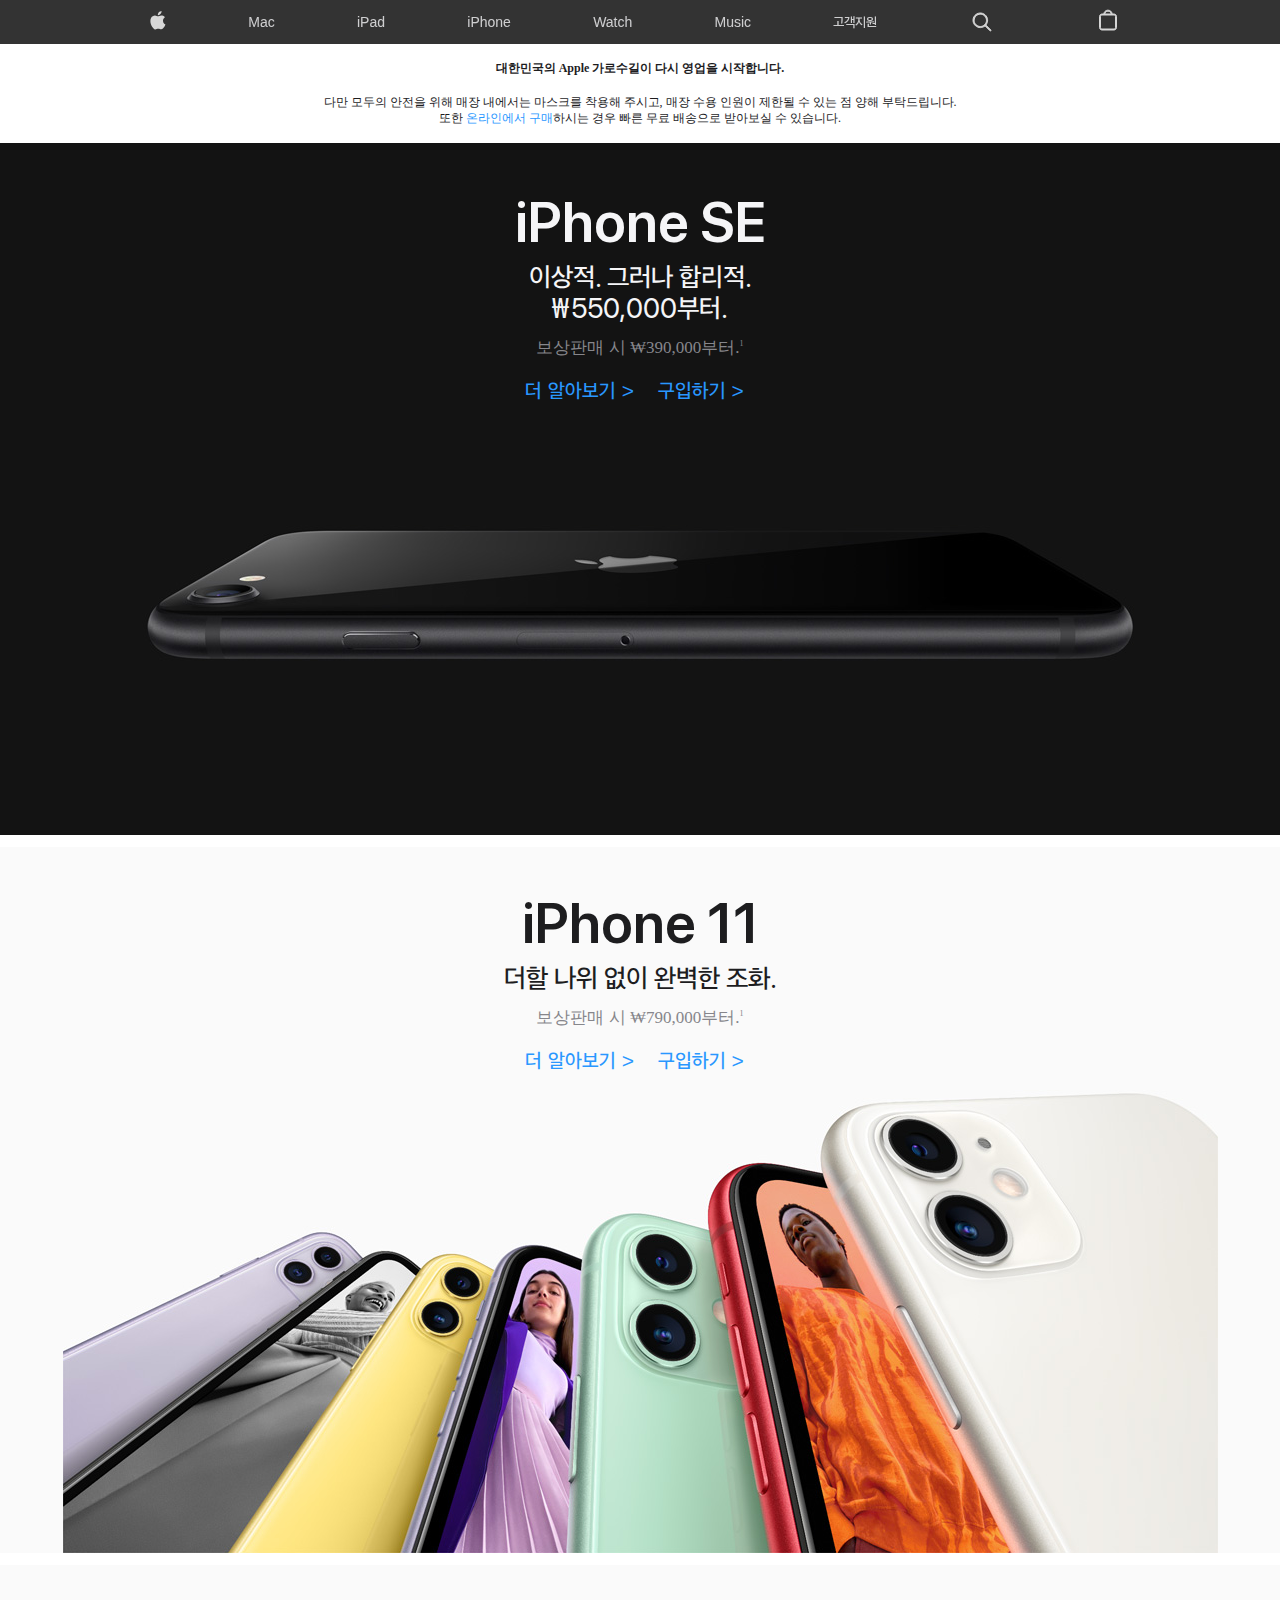
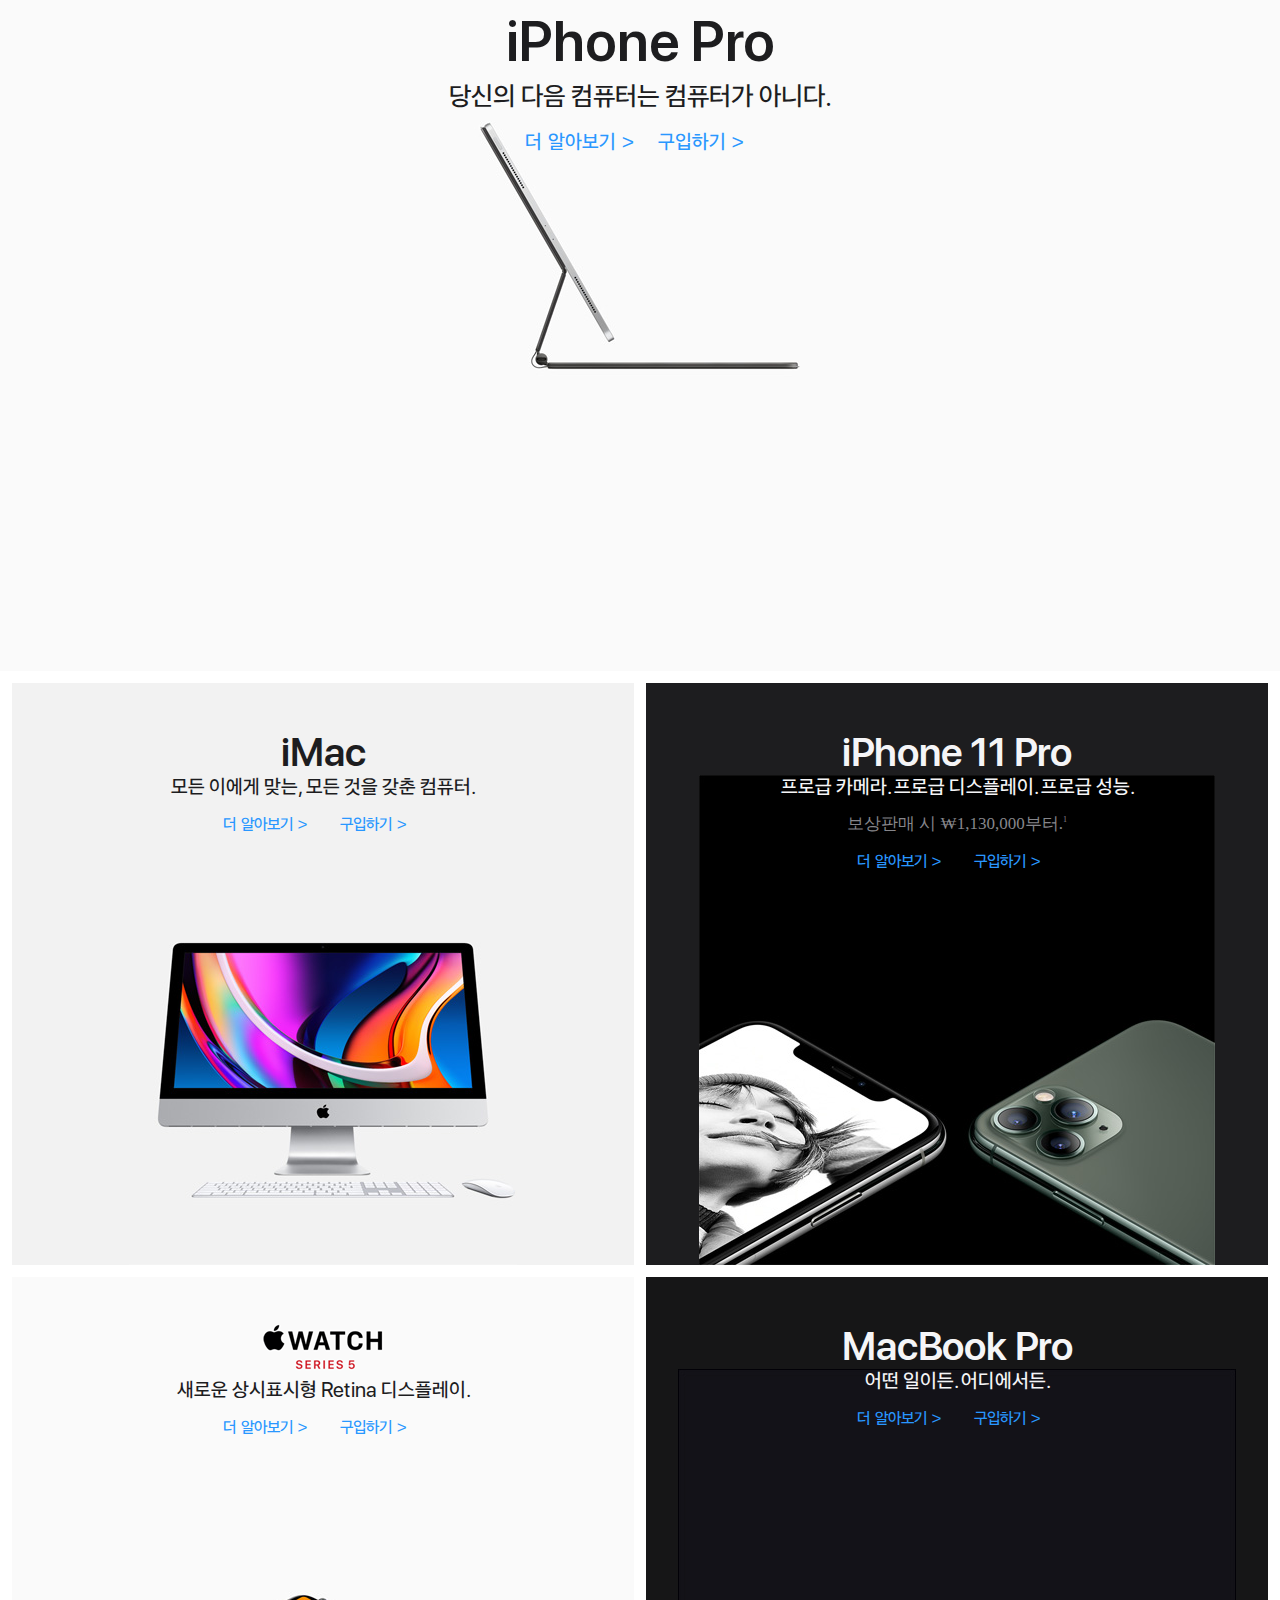
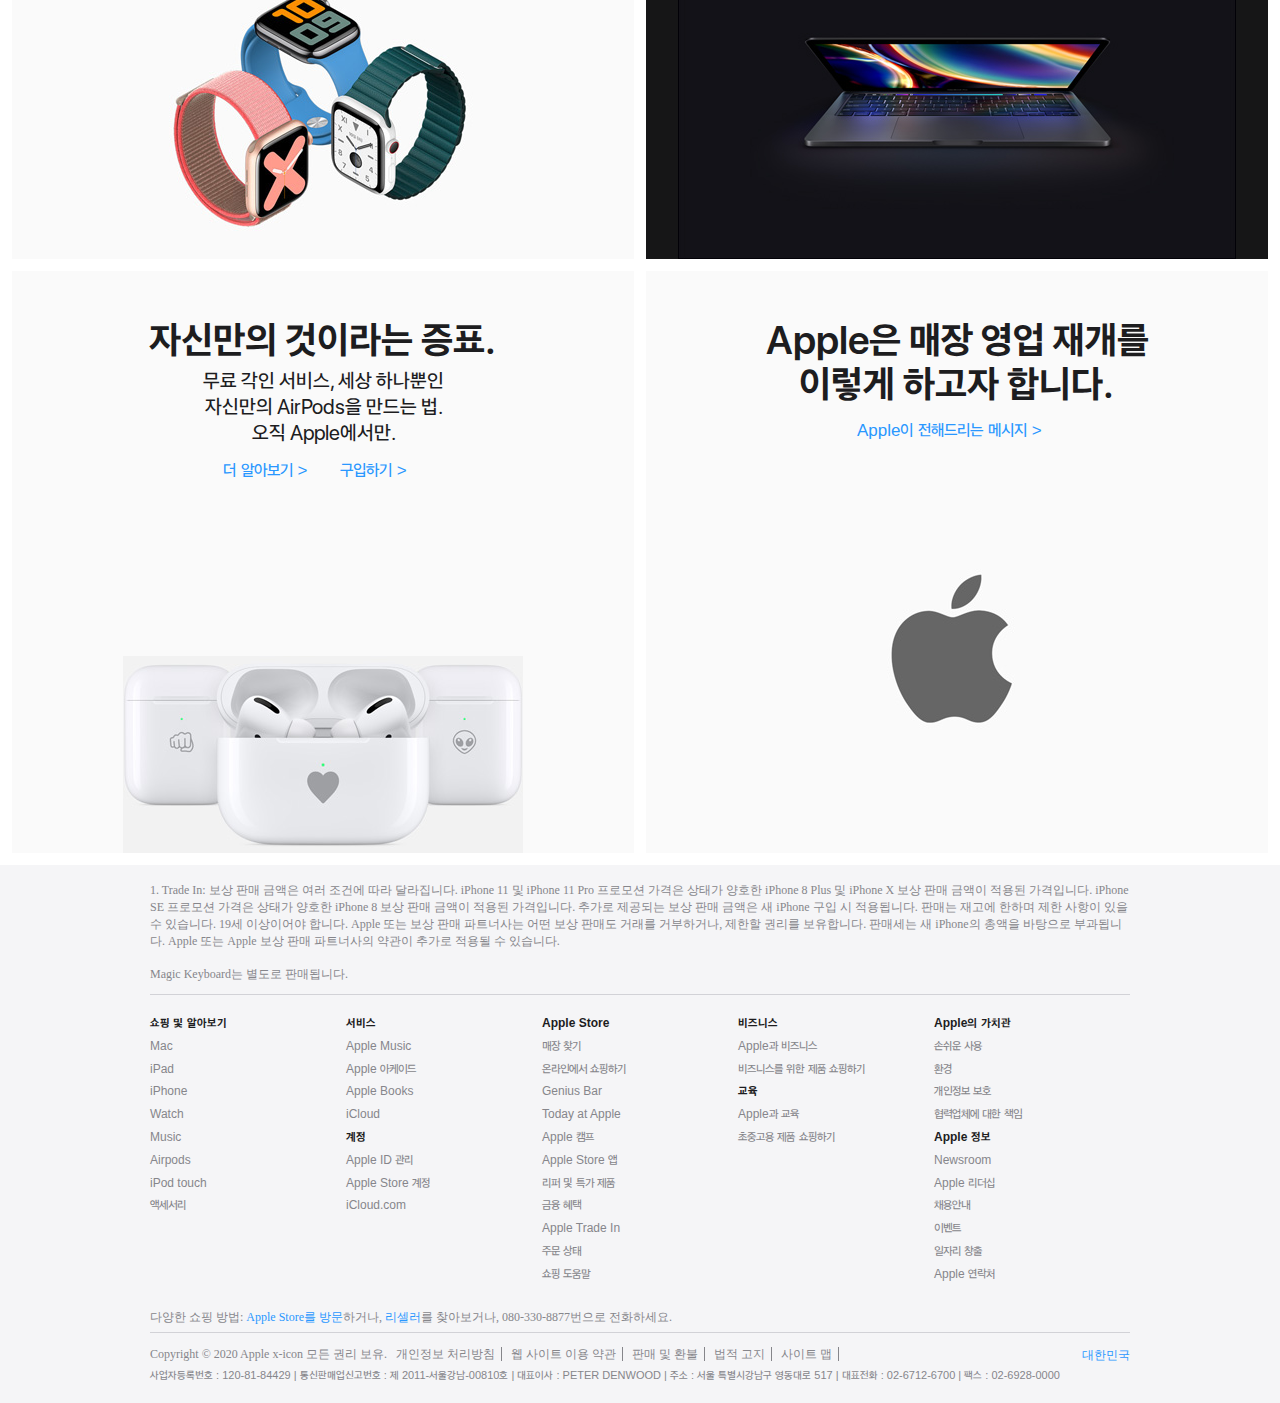
<file: index.html>
<html lang="ko">
<head>
   
   <title>Apple / by 안재민</title>

   <meta charset="UTF-8">
   <meta name="viewport" content="width=device-width, initial-scale=1.0">
   <meta name="description" content="Apple이 제시하는 혁신적인 세상을 만나고, iPhone, iPad, Apple Watch, Mac 등을 구입하는 것은 물론, Apple 액세서리, 엔터테인먼트, 전문가 기기 지원에 대해서도 살펴볼 수 있습니다.">
   <meta name="keywords" content="iMac,iPhone,iPad, Macbook,Apple TV,macOS,Digital,Smartphone">
   <meta name="author" content="Apple Inc.">

   <link rel="icon" type="image/x-icon" href="favicon.ico">
   <link rel="icon" type="image/x-icon" href="img/favicon_apple16.png" sizes="16x16">

   <link rel="stylesheet" type="text/css" href="css/common.css">
   <link rel="stylesheet" type="text/css" href="css/index.css">

   <!-- <link href="https://fonts.googleapis.com/css2?family=Nanum+Myeongjo&display=swap" rel="stylesheet"> -->
  
</head>

<body>

<header>
   <nav id="gnb"> 
      <ul class="nav_menu color_white_245"> 
         <li class="nav_menu_logo"><a href="index.html"><img src="img/nav_logo.svg"></a></li>
         <a href="mac/mac.html" class="text_decoration_none"><li class="nav_menu_item">Mac</li></a>
         <a href="ipad/ipad.html"><li class="nav_menu_item">iPad</li></a>
         <a href="iphone/iphone.html"><li class="nav_menu_item">iPhone</li></a>
         <a href="watch/watch.html">
         <li class="nav_menu_item">Watch</li></a>
         <a href="music/music.html"><li class="nav_menu_item">Music</li></a>
         <a href="support/support.html"><li class="nav_menu_item">고객지원</li></a>
         <a href=""><li class="nav_menu_item"><img src="img/nav_search.svg"></li></a>
         <a href=""><li class="nav_menu_item"><img src="img/nav_store.svg"></li>
        
      </ul>
   </nav>

   <nav id="gnb_m">
      <ul class="nav_menu_m" >
         <a href="#" onclick="gnbOnOff();">
            <li class="nav_menu_m_button"> 
                  <span id="nav_menu_m_button_span_1"></span>
                  <span id="nav_menu_m_button_span_2"></span>
                  <span id="nav_menu_m_button_span_3"></span>
            </li> 
          </a>
        
         <li class="nav_menu_m_logo">
            <a href="index.html"><img src="img/nav_logo.svg"></a>
         </li>
         <li class="nav_menu_m_item">
            <a href=""><img src="img/nav_store.svg"></a>
         </li>

      </ul>

      <ul class="nav_menu_m_open color_white_245">

         <div class="nav_menu_m_open_search">
            <input type="search" placeholder="&#128269; &nbsp; apple.com 검색">
         </div>
          <a href="mac/mac.html" class="text_decoration_none"><li class="nav_menu_item">Mac</li></a>
         <a href="ipad/ipad.html"><li class="nav_menu_item">iPad</li></a>
         <a href="iphone/iphone.html"><li class="nav_menu_item">iPhone</li></a>
         <a href="watch/watch.html">
         <li class="nav_menu_item">Watch</li></a>
         <a href="music/music.html"><li class="nav_menu_item">Music</li></a>
         <a href="support/support.html"><li class="nav_menu_item">고객지원</li></a>


      </ul>
   </nav>

   <!-- <nav id="gnb_m_open"> 

      <div class="nav_menu_m_open_button" onclick="gnbOff();">
         <span></span>
         <span></span>
      </div>  
      
      <ul class="nav_menu_m_open color_white_245"> 
         <div class="nav_menu_m_open_logo"><a href="index.html"><img src="img/nav_logo.svg"></a></div>

         <div class="nav_menu_m_open_search">
            <input type="search" placeholder="&#128269; &nbsp; apple.com 검색">
         </div>

         <a href="mac/mac.html" class="text_decoration_none"><li class="nav_menu_item">Mac</li></a>
         <a href="ipad/ipad.html"><li class="nav_menu_item">iPad</li></a>
         <a href="iphone/iphone.html"><li class="nav_menu_item">iPhone</li></a>
         <a href="watch/watch.html">
         <li class="nav_menu_item">Watch</li></a>
         <a href="music/music.html"><li class="nav_menu_item">Music</li></a>
         <a href="support/support.html"><li class="nav_menu_item">고객지원</li></a>
         
      </ul>
   </nav> -->

</header>

<main>
   <section id="alert">
         <div class="alert_banner bg_color_white">
            <p class="text_align_center">
               <strong>대한민국의 Apple 가로수길이 다시 영업을 시작합니다.</strong><br>
               <br>
               <span>다만 모두의 안전을 위해 매장 내에서는 마스크를 착용해 주시고,</span> 매장 수용 인원이 제한될 수 있는 점 양해 부탁드립니다.<br>
               또한 <a href="">온라인에서 구매</a>하시는 경우 빠른 무료 배송으로 받아보실 수 있습니다.
            </p>
         </div>
   </section>

   <section id="hero">

      <!-- Hero iPhnoneSE begin -->
      <div class="hero_iphonese bg_color_dark">
         <h2 class="text_align_center color_white_245">iPhone SE</h2>
         <h3 class="text_align_center color_white_245 margin_top_6">이상적. 그러나 합리적.<br>
         &#8361;550,000부터.</h3>
         <p class="p_large_17 color_gray_134 text_align_center margin_top_6">보상판매 시 &#8361;390,000부터.<sup>1</sup></p>
         <div class="link_more_wrap">
            <a href="">더 알아보기</a> &#62;
            <a href="" class="link_buy">구입하기</a> &#62;
         </div>
      </div>
      <!-- Hero iPhnoneSE end -->

      <!-- Hero iPhnone11 begin -->
      <div class="hero_iphone11 bg_color_gray_250">
         <h2 class="text_align_center color_dark">iPhone 11</h2>
         <h3 class="text_align_center color_dark margin_top_6">더할 나위 없이 완벽한 조화.</h3>
         <p class="p_large_17 color_gray_134 text_align_center margin_top_6">보상판매 시 &#8361;790,000부터.<sup>1</sup></p>
         <div class="link_more_wrap">
            <a href="">더 알아보기</a> &#62;
            <a href="" class="link_buy">구입하기</a> &#62;
         </div>
      </div>
      <!-- Hero iPhnone11 end -->

      <!-- Hero iPad pro begin -->
      <div class="hero_ipadpro bg_color_gray_250">
         <h2 class="text_align_center color_dark">iPhone Pro</h2>
         <h3 class="text_align_center color_dark margin_top_6">당신의 다음 컴퓨터는 컴퓨터가 아니다.</h3>
         <div class="link_more_wrap">
            <a href="">더 알아보기</a> &#62;
            <a href="" class="link_buy">구입하기</a> &#62;
         </div>
      </div>
      <!-- Hero iPhnone pro end -->

   </section>

   <section id="promotion">
      <!-- Promotion 1 begin -->

      <div class="promotion_wrap">
         <!-- Promotion iMac begin -->
         <div class="promotion_imac">
            <h4 class="h4_large_40 text_align_center">iMac</h4>
            <h5 class="h5_large_21 text_align_center">모든 이에게 맞는, 모든 것을 갖춘 컴퓨터.</h5>
            <div class="promotion_link_more_wrap">
               <a href="">더 알아보기</a> &#62;  
               <a href="" class="promotion_link_buy">구입하기</a> &#62;
            </div>
         </div>
         <!-- Promotion iMac end -->

         <!-- Promotion iPhone 11 Pro begin -->
         <div class="promotion_iphone11pro">
            <h4 class="h4_large_40 text_align_center color_white_245">iPhone 11 Pro</h4>
            <h5 class="h5_large_21 text_align_center color_white_245">프로급 카메라. 프로급 디스플레이. 프로급 성능.</h5>
            <p class="p_large_17 color_gray_134 text_align_center margin_top_6">보상판매 시 &#8361;1,130,000부터.<sup>1</sup></p>
            <div class="promotion_link_more_wrap">
               <a href="">더 알아보기</a> &#62;  
               <a href="" class="promotion_link_buy">구입하기</a> &#62;
            </div>
         </div>
         <!-- Promotion iPhone 11 Pro end -->
      </div> 

      <!-- Promotion 1 end -->

      <!-- Promotion 2 begin -->

      <div class="promotion_wrap">
         <!-- Promotion Watch begin -->
         <div class="promotion_watch">
            <h4 class="h4_large_40 text_align_center">
               <img src="img/logo_watch.png" alt="애플 와치 로고" title="와치 로고"> </h4>
            <h5 class="h5_large_21 text_align_center margin_top_6">새로운 상시표시형 Retina 디스플레이.</h5>
            <div class="promotion_link_more_wrap">
               <a href="">더 알아보기</a> &#62;  
               <a href="" class="promotion_link_buy">구입하기</a> &#62;
            </div>
         </div>
         <!-- Promotion iMac end -->

         <!-- Promotion Macbook Pro begin -->
         <div class="promotion_macbookpro">
            <h4 class="h4_large_40 text_align_center color_white_245" title="맥북 프로">MacBook Pro</h4>
            <h5 class="h5_large_21 text_align_center color_white_245">어떤 일이든. 어디에서든.</h5>
            <div class="promotion_link_more_wrap">
               <a href="">더 알아보기</a> &#62;  
               <a href="" class="promotion_link_buy">구입하기</a> &#62;
            </div>
         </div>
         <!-- Promotion Macbbok Pro end -->
      </div> 

      <!-- Promotion 2 end -->

      <!-- Promotion 3 begin -->

      <div class="promotion_wrap">
         <!-- Promotion Airpods begin -->
         <div class="promotion_airpods">
            <h4 class="h4_large_40 text_align_center">자신만의 것이라는 증표.</h4>
            <h5 class="h5_large_21 text_align_center margin_top_6">무료 각인 서비스, 세상 하나뿐인<br>자신만의 AirPods을 만드는 법.<br>오직 Apple에서만.</h5>
            <div class="promotion_link_more_wrap">
               <a href="">더 알아보기</a> &#62;  
               <a href="" class="promotion_link_buy">구입하기</a> &#62;
            </div>
         </div>
         <!-- Promotion iMac end -->

         <!-- Promotion Opensales begin -->
         <div class="promotion_opensales">
            <h4 class="h4_large_40 text_align_center">Apple은 매장 영업 재개를<br>이렇게 하고자 합니다.</h4>
            
            <div class="promotion_link_more_wrap">
               <a href="">Apple이 전해드리는 메시지</a> &#62; 
            </div>
         </div>
         <!-- Promotion Macbbok Pro end -->
      </div> 

      <!-- Promotion 3 end -->

   </section>
</main>   

<footer>
   <div class="footer_wrap">
      <p class="footer_note">1. Trade In: 보상 판매 금액은 여러 조건에 따라 달라집니다. iPhone 11 및 iPhone 11 Pro 프로모션 가격은 상태가 양호한 iPhone 8 Plus 및 iPhone X 보상 판매 금액이
      적용된 가격입니다. iPhone SE 프로모션 가격은 상태가 양호한 iPhone 8 보상 판매 금액이 적용된 가격입니다. 추가로 제공되는 보상 판매 금액은 새 iPhone 구입 시 적용됩니다. 판매는 재고에 한하며 제한 사항이 있을 수 있습니다. 19세 이상이어야 합니다. Apple 또는 보상 판매 파트너사는 어떤 보상 판매도 거래를 거부하거나, 제한할 권리를 보유합니다. 판매세는 새 iPhone의 총액을 바탕으로 부과됩니다.
      Apple 또는 Apple 보상 판매 파트너사의 약관이 추가로 적용될 수 있습니다.<br>
      <br>
      Magic Keyboard는 별도로 판매됩니다.</p>

      <div class="footer_menu"> <!-- 전체 그룹핑 -->
         <div class="footer_menu_column"> <!-- 1단 -->
            <ul class="footer_menu_group">
               <li class="footer_menu_item font_weight_600 color_gray_29">쇼핑 및 알아보기 <span>+</span></li>
               <li class="footer_menu_item"><a href="" class="footer_menu_item_text">Mac</a></li>
               <li class="footer_menu_item"><a href="">iPad</a></li>
               <li class="footer_menu_item"><a href="">iPhone</a></li>
               <li class="footer_menu_item"><a href="">Watch</a></li>
               <li class="footer_menu_item"><a href="">Music</a></li>
               <li class="footer_menu_item"><a href="">Airpods</a></li>
               <li class="footer_menu_item"><a href="">iPod touch</a></li>
               <li class="footer_menu_item"><a href="">액세서리</a></li>
            </ul>
         </div>
         
         <div class="footer_menu_column"> <!-- 2단 -->
            <ul class="footer_menu_group">
               <li>서비스 <span>+</span></li>
               <li><a href="">Apple Music</a></li>
               <li><a href="">Apple 아케이드</a></li>
               <li><a href="">Apple Books</a></li>
               <li><a href="">iCloud</a></li>
            </ul>
          
            <ul class="footer_menu_group">
               <li>계정 <span>+</span></li>
               <li><a href="">Apple ID 관리</a></li>
               <li><a href="">Apple Store 계정</a></li>
               <li><a href="">iCloud.com</a></li>
            </ul>
         </div>

         <div class="footer_menu_column"> <!-- 3단 -->
            <ul class="footer_menu_group">
               <li>Apple Store <span>+</span></li>
               <li><a href="">매장 찾기</a></li>
               <li><a href="">온라인에서 쇼핑하기</a></li>
               <li><a href="">Genius Bar</a></li>
               <li><a href="">Today at Apple</a></li>
               <li><a href="">Apple 캠프</a></li>
               <li><a href="">Apple Store 앱</a></li>
               <li><a href="">리퍼 및 특가 제품</a></li>
               <li><a href="">금융 혜택</a></li>
               <li><a href="">Apple Trade In</a></li>
               <li><a href="">주문 상태</a></li>
               <li><a href="">쇼핑 도움말</a></li>
            </ul>
         </div>
         <div class="footer_menu_column"> <!-- 4단 -->
            <ul class="footer_menu_group">
               <li>비즈니스 <span>+</span></li>
               <li><a href="">Apple과 비즈니스</a></li>
               <li><a href="">비즈니스를 위한 제품 쇼핑하기</a></li>
            </ul>
          
            <ul class="footer_menu_group">
               <li>교육 <span>+</span></li>
               <li><a href="">Apple과 교육</a></li>
               <li><a href="">초중고용 제품 쇼핑하기</a></li>
            </ul>
         </div>
         <div class="footer_menu_column"> <!-- 5단 -->
            <ul class="footer_menu_group">
               <li>Apple의 가치관 <span>+</span></li>
               <li><a href="">손쉬운 사용</a></li>
               <li><a href="">환경</a></li>
               <li><a href="">개인정보 보호</a></li>
               <li><a href="">협력업체에 대한 책임</a></li>
            </ul>
          
            <ul class="footer_menu_group">
               <li>Apple 정보 <span>+</span></li>
               <li><a href="">Newsroom</a></li>
               <li><a href="">Apple 리더십</a></li>
               <li><a href="">채용안내</a></li>
               <li><a href="">이벤트</a></li>
               <li><a href="">일자리 창출</a></li>
               <li><a href="">Apple 연락처</a></li>
            </ul>
         </div>

      </div> <!-- 전체 메뉴 그룹 닫음 -->

      <p class="footer_contact">다양한 쇼핑 방법: <a href="">Apple Store를 방문</a>하거나, <a href="">리셀러</a>를 찾아보거나, 080-330-8877번으로 전화하세요.</p>

      <div class="footer_copyright_wrap">
         <p class="footer_copyright">
            <span>Copyright © 2020 Apple x-icon 모든 권리 보유.</span> <a href="">개인정보 처리방침</a> <a href="">웹 사이트 이용 약관</a> <a href="">판매 및 환불</a> <a href="">법적 고지</a> <a href="">사이트 맵</a></p> 
         <p class="footer_global"><a href="">대한민국</a></p>
      </div>

      <p class="footer_address">
         <span>사업자등록번호 : 120-81-84429 |</span> <span>통신판매업신고번호 : 제 2011-서울강남-00810호 |</span>
         <span>대표이사 : PETER DENWOOD |
          주소 : 서울 특별시강남구 영동대로 517 |</span>
         <span>대표전화 : 02-6712-6700 |   팩스 : 02-6928-0000</span></p>
   </div>

</footer>

<script>

   var gnbOpenState = 0;

   function gnbOnOff() {

      if ( gnbOpenState == 0) {  

         document.getElementById("gnb_m").style = "height:100%; background:rgba(0,0,0,1);";

         document.getElementById("nav_menu_m_button_span_1").style=" transform: rotate(45deg); top:22px;";
         document.getElementById("nav_menu_m_button_span_2").style=" visibility: hidden;";
         document.getElementById("nav_menu_m_button_span_3").style=" transform: rotate(-45deg); top:22px;";


         gnbOpenState = 1;
      }
       else { document.getElementById("gnb_m").style = "height:44px; background:rgba(0,0,0,0.8);";

       document.getElementById("nav_menu_m_button_span_1").style=" transform: rotate(0deg); top:16px;";
       document.getElementById("nav_menu_m_button_span_2").style=" visibility: visible;";
       document.getElementById("nav_menu_m_button_span_3").style=" transform: rotate(0deg); top:28px;";

       gnbOpenState = 0;
      }
   }



</script>

</body>
</html>
</file>
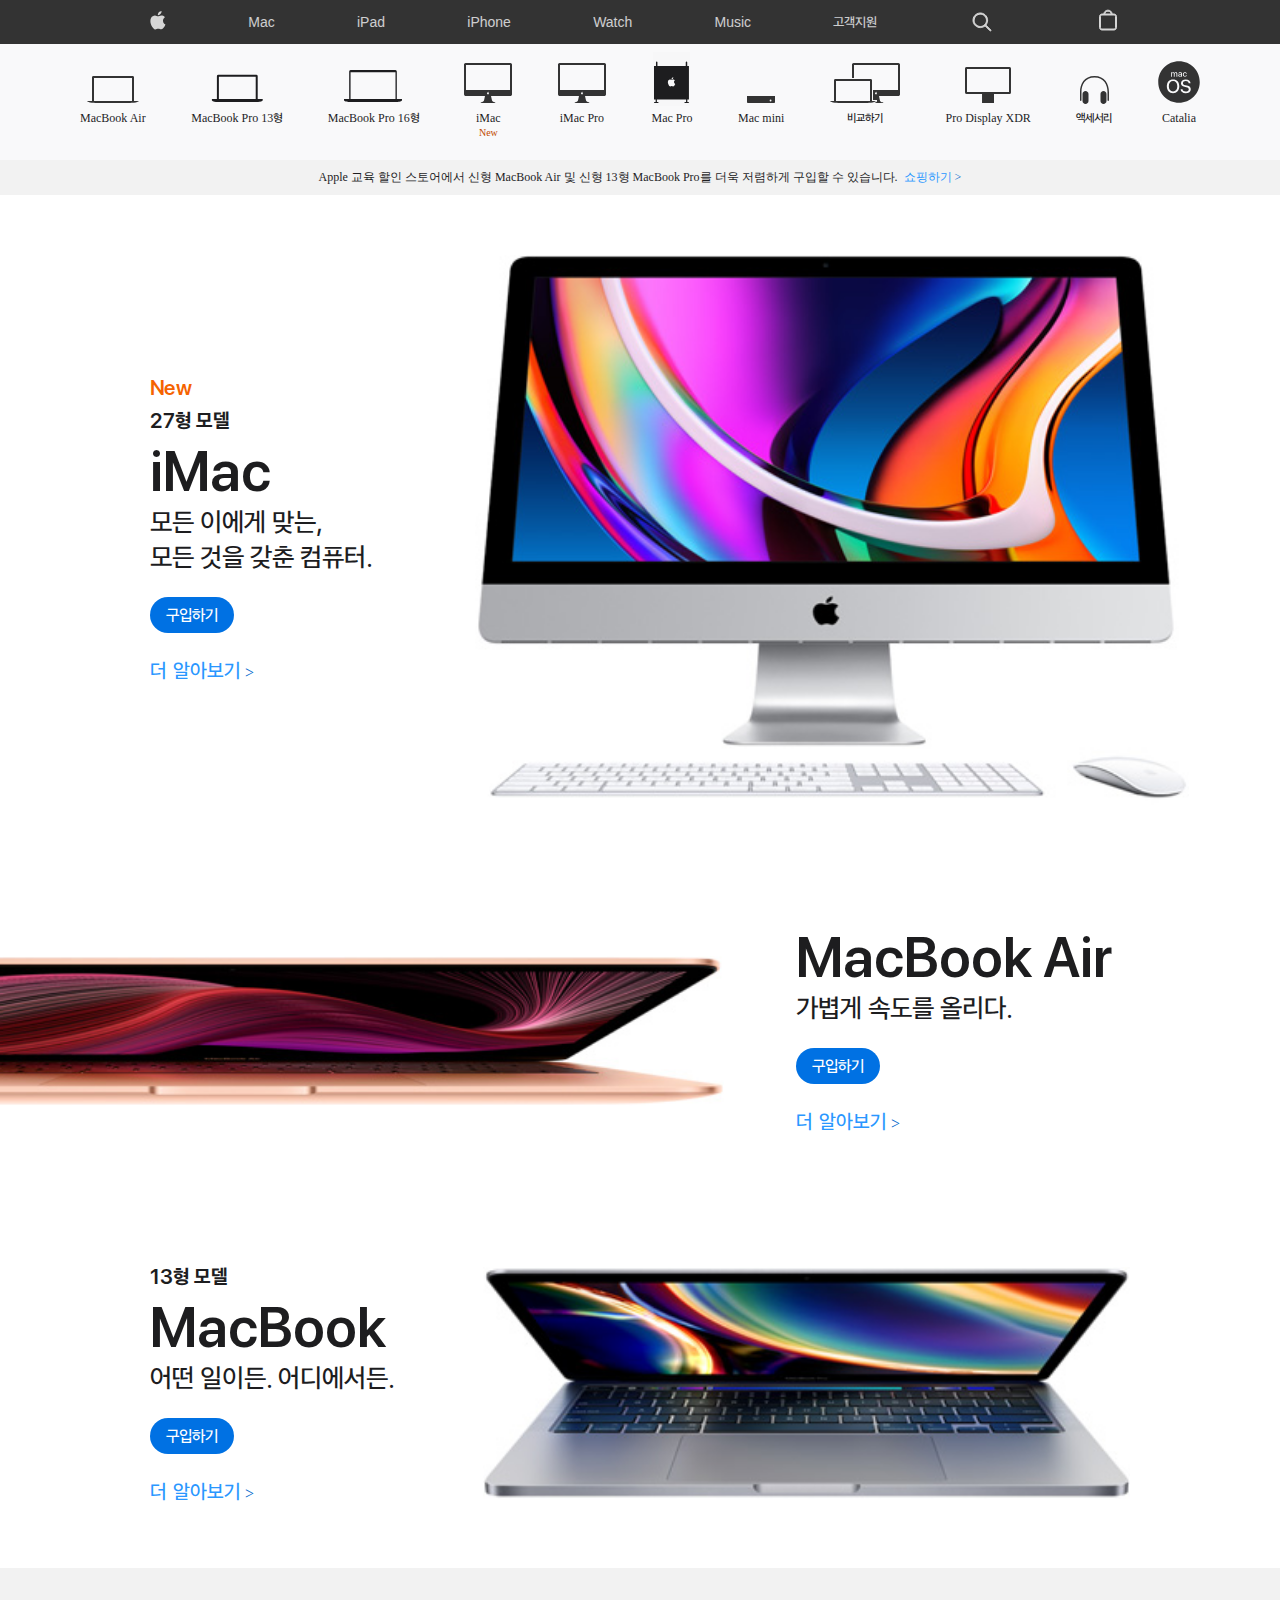
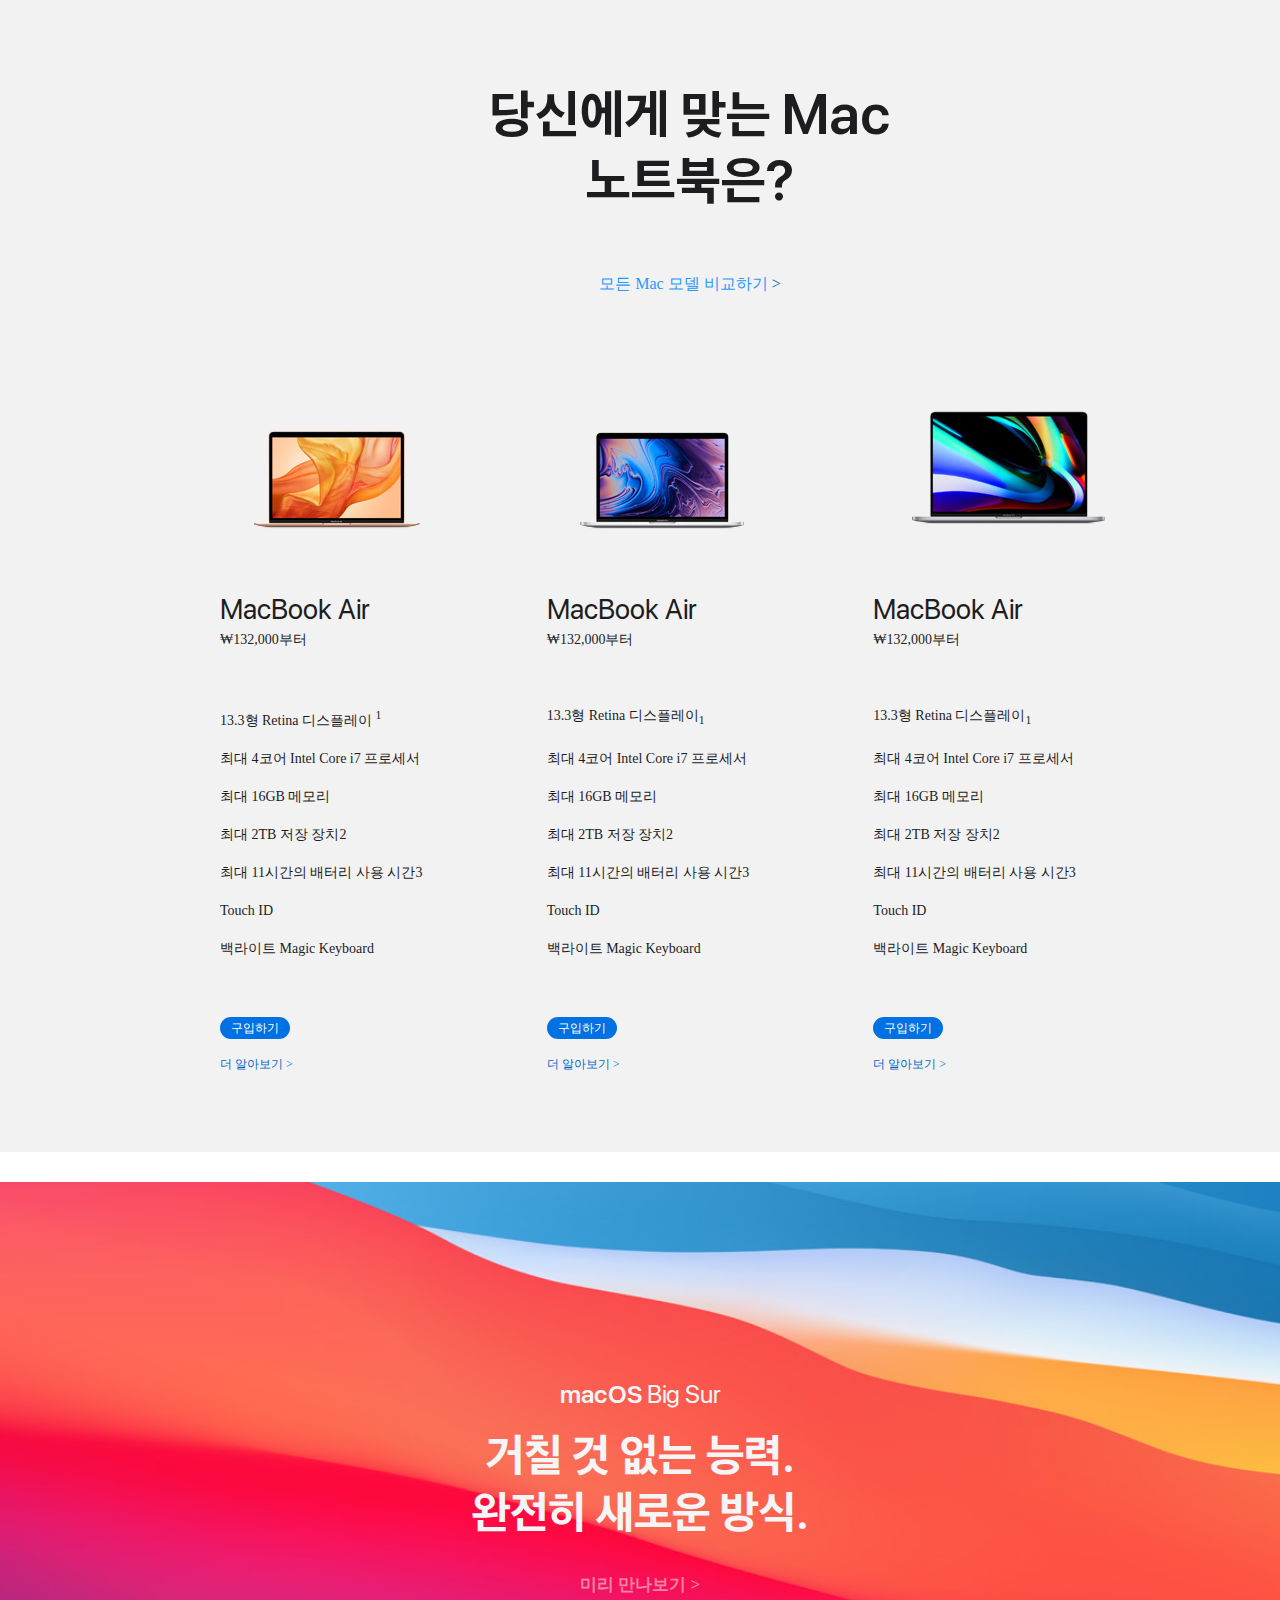
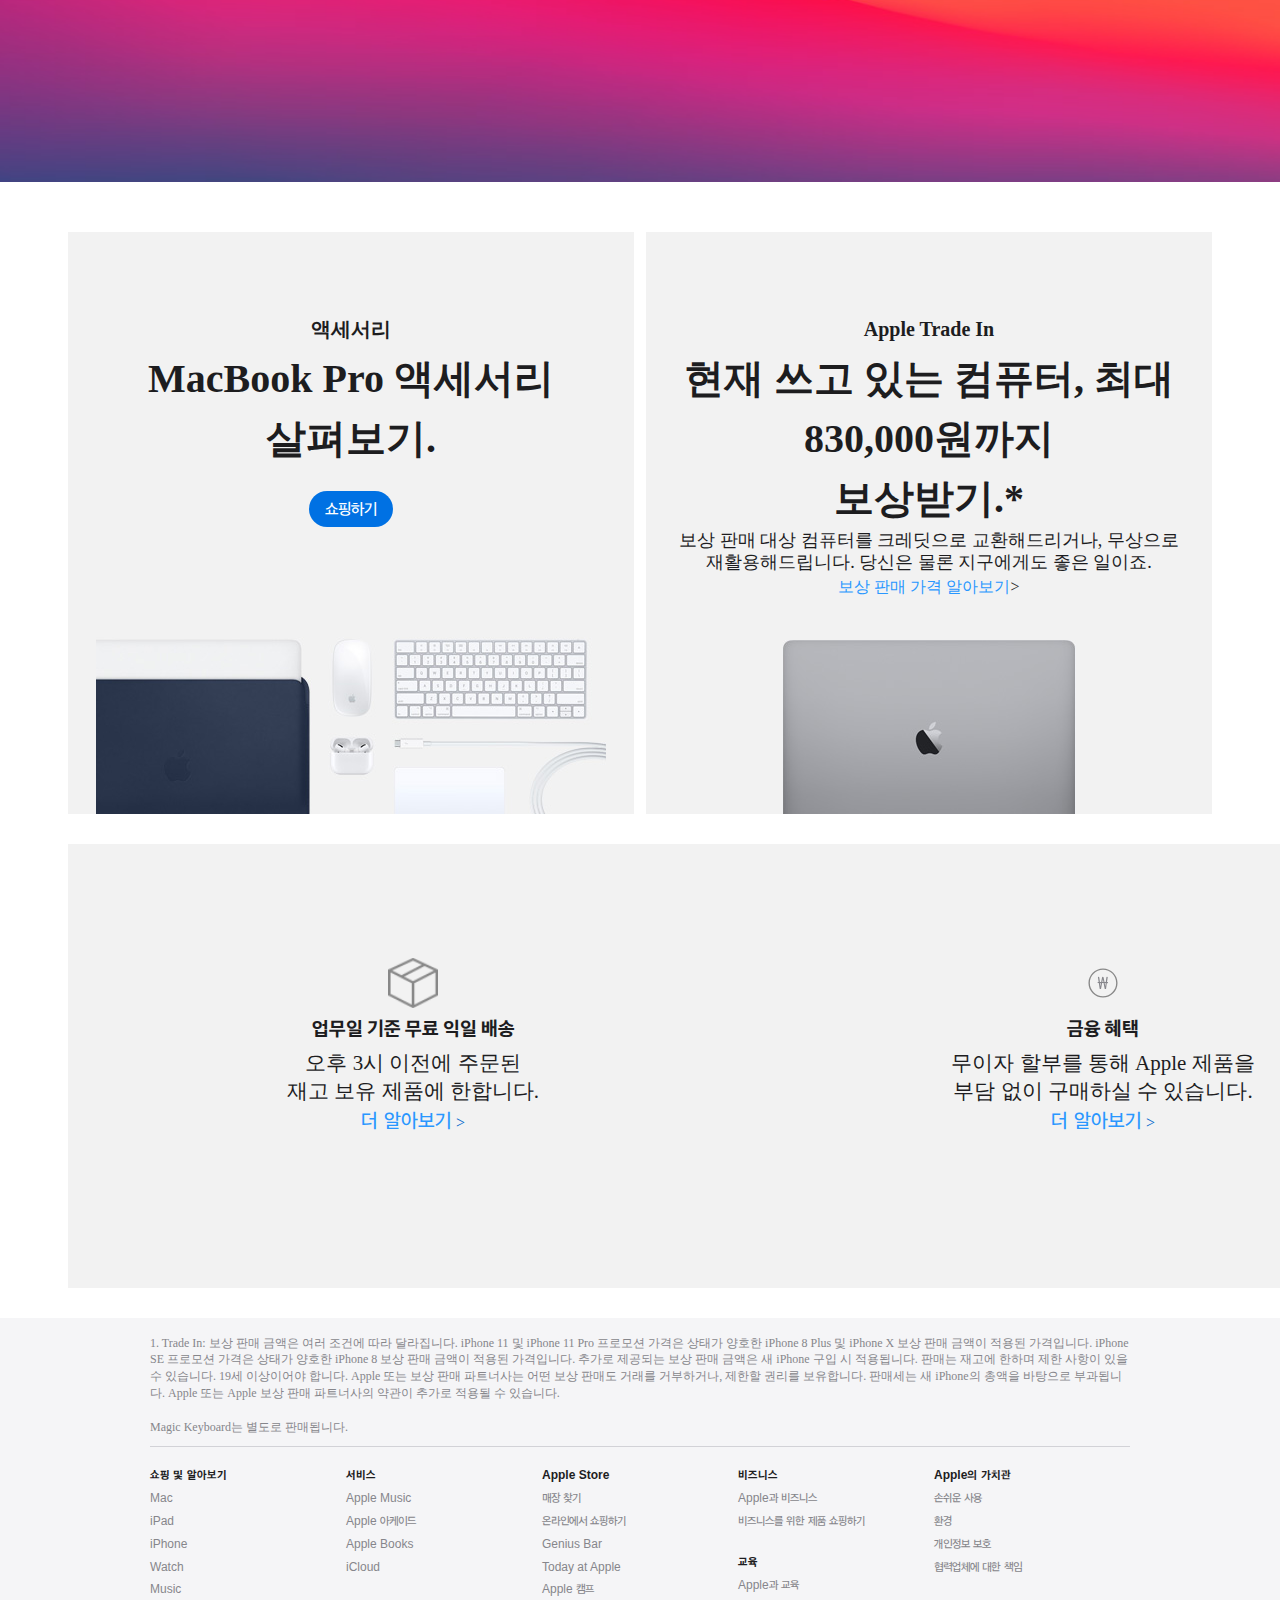
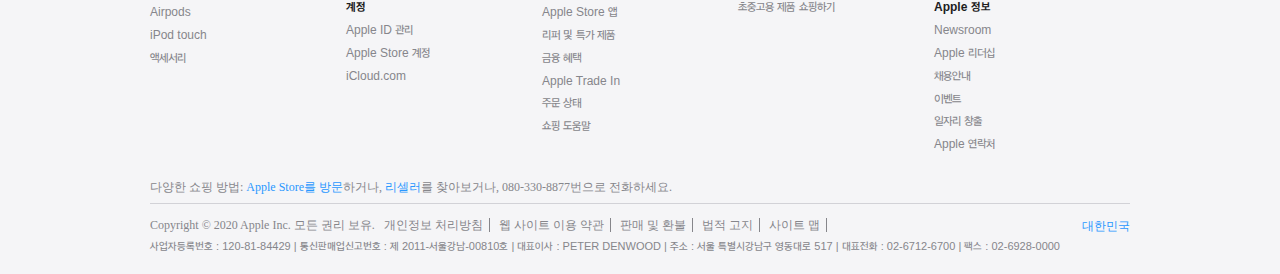
<file: mac/mac.html>
<html lang="en">
<head>
   <title>Mac - Apple by Jaem</title>
   
   <meta charset="UTF-8">
   <meta name="viewport" content="width=device-width, initial-scale=1.0">

   <meta name="description"
      content="Apple이 제시하는 혁신적인 세상을 만나고, iPhone, iPad, Apple Watch, Mac 등을 구입하는 것은 물론, Apple 액세서리, 엔터테인먼트, 전문가 기기 지원에 대해서도 살펴볼 수 있습니다.">
   <meta name="keywords" content="iMac,iPhone,iPad, Macbook,Apple TV,macOS,Digital,Smartphone">
   <meta name="author" content="Apple Inc.">
   
   <link rel="icon" type="image/x-icon" href="favicon.ico">
   <link rel="icon" type="image/x-icon" href="../img/favicon_apple16.png" sizes="16x16">

   <link rel="stylesheet" type="text/css" href="../css/common.css">
   <link rel="stylesheet" type="text/css" href="../css/mac.css">
</head>
<body>
   
<header>
   <!-- GNB / Global Navigation Bar -->
   <nav id="gnb">
      <ul class="nav_menu color_white_245">
         <li class="nav_menu_logo"><a href="../index.html"><img src="../img/nav_logo.svg"></a></li>
         <a href="../mac/mac1.html" class="text_decoration_none">
            <li class="nav_menu_item">Mac</li>
         </a>
         <a href="../ipad/ipad.html">
            <li class="nav_menu_item">iPad</li>
         </a>
         <a href="../iphone/iphone.html">
            <li class="nav_menu_item">iPhone</li>
         </a>
         <a href="../watch/watch.html">
            <li class="nav_menu_item">Watch</li>
         </a>
         <a href="../music/music.html">
            <li class="nav_menu_item">Music</li>
         </a>
         <a href="../support/support.html">
            <li class="nav_menu_item">고객지원</li>
         </a>
         <a href="">
            <li class="nav_menu_item"><img src="../img/nav_search.svg"></li>
         </a>
         <a href="">
            <li class="nav_menu_item"><img src="../img/nav_store.svg"></li>
         </a>
      </ul>
   </nav>

   <!-- Mac Page LNB / Local Navigation Bar -->
   <nav id="lnb_mac">
      <ul class="lnb_menu">
         <li><a href=""><figure class="lnb_menu_icon_macbookair"></figure><span>MacBook Air</span></a></li>
         <li><a href=""><figure class="lnb_menu_icon_macbookpro13"></figure><span>MacBook Pro 13형</span></a></li>
         <li><a href=""><figure class="lnb_menu_icon_macbookpro16"></figure><span>MacBook Pro 16형</span></a></li>
         <li><a href=""><figure class="lnb_menu_icon_imac"></figure><span>iMac</span>
         <span class="lnb_menu_span_new">New</span></a></li>
         <li><a href=""><figure class="lnb_menu_icon_imacpro"></figure><span>iMac Pro</span></a></li>
         <li><a href=""><figure class="lnb_menu_icon_macpro"></figure><span>Mac Pro</span></a></li>
         <li><a href=""><figure class="lnb_menu_icon_macmini"></figure><span>Mac mini</span></a></li>
         <li><a href=""><figure class="lnb_menu_icon_maccomp"></figure><span>비교하기</span></a></li>
         <li><a href=""><figure class="lnb_menu_icon_prodisplayxdr"></figure><span>Pro Display XDR</span></a></li>
         <li><a href=""><figure class="lnb_menu_icon_macacc"></figure><span>액세서리</span></a></li>
         <li><a href=""><figure class="lnb_menu_icon_macosx"></figure><span>Catalia</span></a></li>
  
      </ul>
   </nav>
</header>

<main>
   
   <section id="mac_banner">
      <div>
         <p>Apple 교육 할인 스토어에서 신형 MacBook Air 및 신형 13형 MacBook Pro를 더욱 저렴하게 구입할 수 있습니다. &nbsp;<a href="">쇼핑하기</a> <span>&#62;</span></p>
      </div>

   </section>
   <!-- Section Hero begin -->
   <section id="hero">
    
   <!-- hero imac begin  -->
   <div class="hero_imac_wrap">
      <div class="hero_imac_text">
         <h2><span class="h2_subtitle_21">New</span>
         <span class="h2_subtitle_21">27형 모델</span>
         iMac</h2>
         <h3>모든 이에게 맞는,<br>
         모든 것을 갖춘 컴퓨터.</h3>
         <div class="hero_imac_link_buy">
            <a href="">구입하기</a>
         </div>
         <div class="hero_imac_link_more">
            <a href="">더 알아보기</a> <span>&#62;</span>
         </div>
      </div> 
      <div class="hero_imac_img">
         <!-- <img src="img/hero_imac.jpg"> -->
         <figure></figure>
      </div>
   </div>

   <!-- hero macbook air begin  -->
   <div class="hero_macbookair_wrap">
   <div class="hero_macbookair_img">
      <!-- <img src="img/hero_imac.jpg"> -->
      <figure></figure>
   </div>
   <div class="hero_imac_text margin_left_72">
      <h2><!-- <span class="h2_subtitle_21">New</span>
         <span class="h2_subtitle_21">27형 모델</span> -->
         MacBook Air</h2>
      <h3>가볍게 속도를 올리다.</h3>
      <div class="hero_imac_link_buy">
         <a href="">구입하기</a>
      </div>
      <div class="hero_imac_link_more">
         <a href="">더 알아보기</a> <span>&#62;</span>
      </div>
   </div> 
   </div>

   <!-- hero macbook pro begin  -->
   <div class="hero_macbookpro_wrap">
      <div class="hero_imac_text">
         <h2><span></span><span class="h2_subtitle_21">13형 모델</span>
            MacBook</h2>
         <h3>어떤 일이든. 어디에서든.</h3>
         <div class="hero_imac_link_buy">
            <a href="">구입하기</a>
         </div>
         <div class="hero_imac_link_more">
            <a href="">더 알아보기</a> <span>&#62;</span>
         </div>
      </div> 
      <div class="hero_macbookpro_img">
         <!-- <img src="img/hero_imac.jpg"> -->
         <figure></figure>
      </div>
   </div>

   </section>
    <!-- Section Hero end -->

    <section id="macbook_comp">
      <div class="macbook_comp_wrap">
       
         <h2 class="macbook_comp_title">당신에게 맞는 Mac<br>노트북은?</h2>
         <div class="macbook_comp_link">
             <a href="">모든 Mac 모델 비교하기</a> <span>&#62;</span>
         </div>

         <div class="macbook_comp_model_wrap">

            <div class="macbook_comp_model">
               <div>
                  <figure  class="macbook_comp_model_img_1"></figure>
                  <h3>MacBook Air</h3>
                  <p>&#8361;132,000부터</p>
               </div>

               <ul class="macbook_comp_model_list">
                  <li>13.3형 Retina 디스플레이 <sup>1</sup></li>
                  <li>최대 4코어 Intel Core i7 프로세서</li>
                  <li>최대 16GB 메모리</li>
                  <li>최대 2TB 저장 장치2</li>
                  <li>최대 11시간의 배터리 사용 시간3</li>
                  <li>Touch ID</li>
                  <li>백라이트 Magic Keyboard</li>
               </ul>

               <div class="macbook_comp_model_link_buy">
                  <a href="">구입하기</a>
               </div>
               <div class="macbook_comp_model_link_more">
                  <a href="">더 알아보기</a><span> &#62;</span>
               </div>

            </div>

            <div class="macbook_comp_model">
               <div>
                  <figure class="macbook_comp_model_img_2"></figure>
                  <h3>MacBook Air</h3>
                  <p>&#8361;132,000부터</p>
               </div>

               <ul class="macbook_comp_model_list">
                  <li>13.3형 Retina 디스플레이<sub>1</sub></li>
                  <li>최대 4코어 Intel Core i7 프로세서</li>
                  <li>최대 16GB 메모리</li>
                  <li>최대 2TB 저장 장치2</li>
                  <li>최대 11시간의 배터리 사용 시간3</li>
                  <li>Touch ID</li>
                  <li>백라이트 Magic Keyboard</li>
               </ul>

               <div class="macbook_comp_model_link_buy">
                  <a href="">구입하기</a>
               </div>
               <div class="macbook_comp_model_link_more">
                  <a href="">더 알아보기</a><span> &#62;</span>
               </div>

            </div>

            <div class="macbook_comp_model">
               <div>
                  <figure  class="macbook_comp_model_img_3"></figure>
                  <h3>MacBook Air</h3>
                  <p>&#8361;132,000부터</p>
               </div>

               <ul class="macbook_comp_model_list">
                  <li>13.3형 Retina 디스플레이<sub>1</sub></li>
                  <li>최대 4코어 Intel Core i7 프로세서</li>
                  <li>최대 16GB 메모리</li>
                  <li>최대 2TB 저장 장치2</li>
                  <li>최대 11시간의 배터리 사용 시간3</li>
                  <li>Touch ID</li>
                  <li>백라이트 Magic Keyboard</li>
               </ul>

               <div class="macbook_comp_model_link_buy">
                  <a href="">구입하기</a>
               </div>
               <div class="macbook_comp_model_link_more">
                  <a href="">더 알아보기</a><span> &#62;</span>
               </div>

            </div>

           

         </div>

      </div>
    </section>

    <!-- macOS Big Sur -->
    <section class="macos_big">
      <div class="macos_big_wrap">
         <div class="macos_big_text">
            <h2>macOS <span>Big Sur</span></h2>
            <h3>거칠 것 없는 능력.<br> 완전히 새로운 방식.</h3>
            <div class="macos_big_meet">
               <a href="" class="">미리 만나보기 &#62;</a> 
            </div>
         </div>
      </div>       
    </section>
    
   <!-- 액세서리  -->
    <section id="acc">
      <div class="acc_wrap">

         <!-- 액세서리  -->
         <div class="acc_acc">
            <div class="acc_text">
               <h4>액세서리</h4>
               <h5>MacBook Pro 액세서리<br> 살펴보기.</h5>
               <div class="acc_shop">
                  <a href="">쇼핑하기</a>
               </div>
            </div>
         </div>

         <!-- 트레이드 -->
         <div class="acc_trade">
            <div class="acc_text">
               <h4>Apple Trade In</h4>
               <h5>현재 쓰고 있는 컴퓨터, 최대<br> 830,000원까지<br> 보상받기.*</h5>
               <p>보상 판매 대상 컴퓨터를 크레딧으로 교환해드리거나, 무상으로<br> 재활용해드립니다. 당신은 물론 지구에게도 좋은 일이죠.
               </p>
               <div class="">
                  <a href="">보상 판매 가격 알아보기</a>&#62;
               </div>
            </div>     
      </div>
    </section>

   <!-- 배송 금융 -->
    <section id="del_fin">
      <div class="del_fin_wrap">
         <div class="del">
            <img src="img/delivery.png" alt="">
            <h2>업무일 기준 무료 익일 배송</h2>
            <p>               
               오후 3시 이전에 주문된<br>
               재고 보유 제품에 한합니다.           
            </p>
            <div class="hero_imac_link_more">
               <a href="">더 알아보기</a> <span>&#62;</span>
            </div>
         </div>
         <div class="fin">
            <img src="img/fin.svg" alt="">
            <h2>금융 혜택</h2>
            <p>               
               무이자 할부를 통해 Apple 제품을<br>
               부담 없이 구매하실 수 있습니다.         
            </p>
            <div class="hero_imac_link_more">
               <a href="">더 알아보기</a> <span>&#62;</span>
            </div>
         </div>

         
      </div>
    </section>


</main>


<footer>
   <div class="footer_wrap">
      <p class="footer_note">1. Trade In: 보상 판매 금액은 여러 조건에 따라 달라집니다. iPhone 11 및 iPhone 11 Pro 프로모션 가격은 상태가 양호한 iPhone 8
         Plus 및 iPhone X 보상 판매 금액이
         적용된 가격입니다. iPhone SE 프로모션 가격은 상태가 양호한 iPhone 8 보상 판매 금액이 적용된 가격입니다. 추가로 제공되는 보상 판매 금액은 새 iPhone 구입 시 적용됩니다. 판매는
         재고에 한하며 제한 사항이 있을 수 있습니다. 19세 이상이어야 합니다. Apple 또는 보상 판매 파트너사는 어떤 보상 판매도 거래를 거부하거나, 제한할 권리를 보유합니다. 판매세는 새
         iPhone의 총액을 바탕으로 부과됩니다.
         Apple 또는 Apple 보상 판매 파트너사의 약관이 추가로 적용될 수 있습니다.<br>
         <br>
         Magic Keyboard는 별도로 판매됩니다.</p>

      <div class="footer_menu">
         <!-- 전체 그룹핑 -->
         <div class="footer_menu_column">
            <!-- 1단 -->
            <ul class="footer_menu_group">
               <li class="footer_menu_item font_weight_600 color_gray_29">쇼핑 및 알아보기</li>
               <li class="footer_menu_item"><a href="" class="footer_menu_item_text">Mac</a></li>
               <li class="footer_menu_item"><a href="">iPad</a></li>
               <li class="footer_menu_item"><a href="">iPhone</a></li>
               <li class="footer_menu_item"><a href="">Watch</a></li>
               <li class="footer_menu_item"><a href="">Music</a></li>
               <li class="footer_menu_item"><a href="">Airpods</a></li>
               <li class="footer_menu_item"><a href="">iPod touch</a></li>
               <li class="footer_menu_item"><a href="">액세서리</a></li>
            </ul>
         </div>
         <div class="footer_menu_column">
            <!-- 2단 -->
            <ul class="footer_menu_group">
               <li>서비스</li>
               <li><a href="">Apple Music</a></li>
               <li><a href="">Apple 아케이드</a></li>
               <li><a href="">Apple Books</a></li>
               <li><a href="">iCloud</a></li>
            </ul>
            <br>
            <ul class="footer_menu_group">
               <li>계정</li>
               <li><a href="">Apple ID 관리</a></li>
               <li><a href="">Apple Store 계정</a></li>
               <li><a href="">iCloud.com</a></li>
            </ul>
         </div>

         <div class="footer_menu_column">
            <!-- 3단 -->
            <ul class="footer_menu_group">
               <li>Apple Store</li>
               <li><a href="">매장 찾기</a></li>
               <li><a href="">온라인에서 쇼핑하기</a></li>
               <li><a href="">Genius Bar</a></li>
               <li><a href="">Today at Apple</a></li>
               <li><a href="">Apple 캠프</a></li>
               <li><a href="">Apple Store 앱</a></li>
               <li><a href="">리퍼 및 특가 제품</a></li>
               <li><a href="">금융 혜택</a></li>
               <li><a href="">Apple Trade In</a></li>
               <li><a href="">주문 상태</a></li>
               <li><a href="">쇼핑 도움말</a></li>
            </ul>
         </div>
         <div class="footer_menu_column">
            <!-- 4단 -->
            <ul class="footer_menu_group">
               <li>비즈니스</li>
               <li><a href="">Apple과 비즈니스</a></li>
               <li><a href="">비즈니스를 위한 제품 쇼핑하기</a></li>
            </ul>
            <br>
            <ul class="footer_menu_group">
               <li>교육</li>
               <li><a href="">Apple과 교육</a></li>
               <li><a href="">초중고용 제품 쇼핑하기</a></li>
            </ul>
         </div>
         <div class="footer_menu_column">
            <!-- 5단 -->
            <ul class="footer_menu_group">
               <li>Apple의 가치관</li>
               <li><a href="">손쉬운 사용</a></li>
               <li><a href="">환경</a></li>
               <li><a href="">개인정보 보호</a></li>
               <li><a href="">협력업체에 대한 책임</a></li>
            </ul>
            <br>
            <ul class="footer_menu_group">
               <li>Apple 정보</li>
               <li><a href="">Newsroom</a></li>
               <li><a href="">Apple 리더십</a></li>
               <li><a href="">채용안내</a></li>
               <li><a href="">이벤트</a></li>
               <li><a href="">일자리 창출</a></li>
               <li><a href="">Apple 연락처</a></li>
            </ul>
         </div>

      </div> <!-- 전체 메뉴 그룹 닫음 -->

      <p class="footer_contact">다양한 쇼핑 방법: <a href="">Apple Store를 방문</a>하거나, <a href="">리셀러</a>를 찾아보거나, 080-330-8877번으로
         전화하세요.</p>

      <div class="footer_copyright_wrap">
         <p class="footer_copyright">Copyright © 2020 Apple Inc. 모든 권리 보유. <a href="">개인정보 처리방침</a> <a href="">웹 사이트 이용
               약관</a> <a href="">판매 및 환불</a> <a href="">법적 고지</a> <a href="">사이트 맵</a></p>
         <p class="footer_global"><a href="">대한민국</a></p>
      </div>

      <p class="footer_address">
         <span>사업자등록번호 : 120-81-84429 |</span> <span>통신판매업신고번호 : 제 2011-서울강남-00810호 |</span>
         <span>대표이사 : PETER DENWOOD |</span>
         <span>주소 : 서울 특별시강남구 영동대로 517 |</span>
         <span>대표전화 : 02-6712-6700 |</span>
         <span>팩스 : 02-6928-0000</span></p>
   </div>

</footer>

</body>
</html>
</file>
<file: css/common.css>
/* 초기화 스타일 CSS */

* { margin:0; padding: 0; }
/* body { overflow-x: hidden;} */
ul { list-style: none; padding: 0; }
li { margin:0;}

body { color:rgb(29,29,31);}

@font-face { 
   font-family:'SF Pro KR';
   font-style: normal;
   font-weight: 200;
   src: url(../font/SFProKRDisplay_light.woff2) format('woff2');
   }


@font-face { 
   font-family:'SF Pro KR';
   font-style: normal;
   font-weight: 400;
   src: url(../font/SFProKRDisplay_regular.woff2) format('woff2');
   }

@font-face { 
   font-family:'SF Pro KR';
   font-style: normal;
   font-weight: 600;
   src: url(../font/SFProKRDisplay_semibold.woff2) format('woff2');
   }

@font-face { 
   font-family:'SF Pro KR';
   font-style: normal;
   font-weight: 800;
   src: url(../font/SFProKRDisplay_bold.woff2) format('woff2');
   } 

@font-face { 
   font-family:'SF Pro Display' ;
   font-style: normal;
   font-weight: 400;
   src: url(../font/sf-pro-display_regular.woff2) format('woff2');
   }

@font-face { 
   font-family:'SF Pro Display' ;
   font-style: normal;
   font-weight: 600;
   src: url(../font/sf-pro-display_semibold.woff2) format('woff2');
   }


@font-face { 
   font-family:'SF Pro Text' ;
   font-style: normal;
   font-weight: 400;
   src: url(../font/sf-pro-text_regular.woff2) format('woff2');
   }

@font-face { 
   font-family:'SF Pro Text' ;
   font-style: normal;
   font-weight: 600;
   src: url(../font/sf-pro-text_semibold.woff2) format('woff2');
   } 

/* Typo 스타일 */

h1 {   }

h2 { 
   font-family:'SF Pro KR', 'SF Pro Display', serif;
   font-size:56px;
   font-weight:600;
   font-style: normal;
   line-height: 66px;
   -webkit-font-smoothing: antialiased;
}

h3 {  
   font-family: 'SF Pro KR', 'SF Pro Display', serif;
   font-size:28px;
   font-weight:400;
   font-style: normal;
   line-height: 31px;
   -webkit-font-smoothing: antialiased;
}

h4 { 

}
h5 {   }

h6 { }

p {          
   font-family: 'SF Pro KR', 'SF Pro Text'  serif;
   font-size:12px;
   font-weight:400;
   font-style: normal;
   line-height: 16.8px;  
   -webkit-font-smoothing: antialiased;
}

.h4_large_40 { 
font-family: 'SF Pro KR','SF PRo Display', sans-serif;
font-size:40px;
font-weight:600;
font-style:normal;
line-height:44px; 
-webkit-font-smoothing: antialiased;
}

.h5_large_21 { 
   font-family: 'SF Pro KR', 'SF PRo Display',sans-serif;
   font-size:21px;
   font-weight:400;
   font-style:normal;
   line-height:26px;
   -webkit-font-smoothing: antialiased; }

.p_large_17 {
   font-family: 'SF Pro KR', 'SF Pro Text' sans-serif;
   font-size:17px;
   font-weight:400;
   font-style: normal;
   line-height: 27px;  }

/* 링크 스타일 */

a:link {  text-decoration: none; color:#2997ff; }
a:hover {  text-decoration: underline; color:#2997ff; }
a:active {  text-decoration: none; color:#2997ff; }
a:visited {  text-decoration: none; color:#2997ff; }

.text_decoration_none {text-decoration:none;}

/* 정렬 스타일 */

.text_align_center {  text-align: center; }

/* 컬러 관련 스타일 */

.bg_color_white { background-color:white;  }
.bg_color_dark { background-color:rgb(19,19,19);}
.bg_color_gray_250 { background-color:rgb(250,250,250);} 

.color_white_245 { color:rgb(245,245,247);} 
.color_gray_134 {color: rgb(134,134,139);}  

/* 여백 관련 스타일 */

.margin_top_6 { margin-top:6px;}
.margin_top_7 { margin-top:7px;}
.margin_top_14 { margin-top:14px;}
.margin_bottom_12 { margin-top:14px;}


/* Header 부분 스타일 */

/* gnb 스타일 */
#gnb_m {display: none;}

#gnb { background-color: rgba(0, 0, 0, 0.8); position: fixed; width: 100%; top:0; left:0; } 
 
.nav_menu { list-style:none; display: flex;
justify-content: space-between;
width: 980px; height: 44px;  margin: 0 auto; padding:0; }

.nav_menu_logo { line-height: 44px; opacity: 0.8; }
.nav_menu_logo:hover { opacity: 1; }

.nav_menu li {  text-decoration:none;} 

.nav_menu a:link { text-decoration:none; }

.nav_menu_item { margin: 0 0 0 0px;
font-family: 'SF Pro KR', sans-serif;
font-size:14px;
font-weight:400;
font-style:normal;
line-height:44px;
color:rgb(245,245,247);
opacity: 0.8;
}
            
.nav_menu_item:hover { opacity: 1; text-decoration: none;}

/* .nav_menu a:last-child {
   display: none;
   /* visibility: hidden; */
/* } */ 


/* 푸터 부분 스타일 */

footer { background-color: rgb(245,245,247);  }

.footer_wrap { width:1000px; padding: 0 10px; margin: 0 auto; box-sizing: border-box;}
.footer_note { 
padding:17px 0 11px;
border-bottom: 1px solid rgb(210,210,215);
color:rgb(134,134,139);
}
.footer_menu { display:flex;
padding:20px 0;
}
.footer_menu_column { width: 196px;}
.footer_menu_group { 
list-style: none;
padding:0;

font-family: 'SF Pro KR', sans-serif;
font-size:12px;
font-weight:400;
font-style: normal;
line-height: 16px;
color:rgb(81,81,84);
}
.footer_menu_item { margin:0 0 6.8px; }

/* .footer_menu_item_text { color:green; } */

.footer_menu_group li { margin:0 0 6.8px; color:rgb(134,134,139); }
.footer_menu_group li:first-child { font-weight: 600; color:rgb(29,29,31); display: flex; justify-content: space-between; padding: 0 10px 0 0;}

.footer_menu_group li:first-child span { display: none;}

.footer_menu_group a {color:rgb(134,134,139);}
.footer_menu_group a:hover {color:rgb(81,81,84);}


.font_weight_600 { font-weight: 600;}
.color_gray_29 {color:rgb(29,29,31);}
.footer_contact { border-bottom:1px solid rgb(210,210,215);
padding: 0 0 7px; margin:0 0 8px;
color:rgb(134,134,139); }

.footer_copyright_wrap { display: flex; justify-content: space-between;}

.footer_copyright { margin:5px 0;
color:rgb(134,134,139); }

.footer_copyright a { color:rgb(134,134,139); padding: 0 6px 0 ; border-right:1px solid rgb(134,134,139); }
.footer_copyright a:hover { color:rgb(29,29,31);}
.footer_global{
   padding:6px 0 0 0;
}

.footer_address { 
font-family: 'SF Pro KR', sans-serif;
font-size:11px;
font-weight:400;
font-style: normal;
line-height: 15px;
color:rgb(134,134,139);
padding: 0 0 20px;
}

/* #gnb_m { display:none;} */

/* CSS Selector 연습 */

/* #gnb ul { border: 1px solid red;} */

/* #gnb li { border: 1px solid red;} */

/* #gnb .nav_menu_logo { border: 1px solid red;} */

/* .nav_menu a:nth-child(4n-1) { border: 1px solid red;}  */

/* .nav_menu a:nth-child(2) + a { border: 1px solid red;}  */ 

/* 태블릿 해상도 CSS */


@media screen and (min-width:768px) and (max-width:1068px) {

h1 {   }

h2 { 
   font-size: 48px;
   line-height: 66px;
  }

h3 {  
   font-size:24px;
   font-weight:400;
}

h4 { 

}
h5 {   }

h6 { }

p {          
   font-size:12px;
   font-weight:400;
  }

.h4_large_40 { 

font-size:32px;
line-height:36px; 

}

.h5_large_21 { 
   font-size:19px;
   line-height:23px;
  
}

.p_large_17 {
 
   font-size:17px;
   line-height: 27px;  }

   .nav_menu { list-style:none; display: flex;
      justify-content: space-between;
      width: 100%; height: 44px;  margin: 0 auto; padding:0 20px; 
      box-sizing: border-box;
   }

   .footer_wrap { width:100%; padding: 0 20px; margin: 0 auto; box-sizing: border-box;}
      

}

/* 모바일 해상도 CSS   */

@media screen and (max-width:767px) {

   h1 {   }

   h2 { 
      font-family:'SF Pro KR', 'SF Pro Display', serif;
      font-size:48px;
      font-weight:600;
      font-style: normal;
      line-height: 60px;
      -webkit-font-smoothing: antialiased;
   }
   
   h3 {  
      font-family: 'SF Pro KR', 'SF Pro Display', serif;
      font-size:19px;
      font-weight:400;
      font-style: normal;
      line-height: 29px;
      -webkit-font-smoothing: antialiased;
   }
   
   h4 { 
   
   }
   h5 {   }
   
   h6 { }
   
   p {          
      font-size:12px;
      line-height: 16px;  
   }
   
   .h4_large_40 { 
   font-family: 'SF Pro KR','SF PRo Display', sans-serif;
   font-size:36px;
   font-weight:600;
   font-style:normal;
   line-height:44px; 
   -webkit-font-smoothing: antialiased;
   }
   
   .h5_large_21 { 
      font-family: 'SF Pro KR', 'SF PRo Display',sans-serif;
      font-size:19px;
      font-weight:400;
      font-style:normal;
      line-height:26px;
      -webkit-font-smoothing: antialiased; }
   
   .p_large_17 {
      font-family: 'SF Pro KR', 'SF Pro Text' sans-serif;
      font-size:15px;
      font-weight:400;
      font-style: normal;
      line-height: 27px;  }

   header { width: 100%;}

   #gnb { display: none;}

   #gnb_m { display: block;
       background-color: rgba(0, 0, 0, 0.8); position: fixed; width: 100%; top:0; left:0; 
      box-sizing: border-box;
      z-index: 999; height: 44px;
      overflow: hidden; 
      transition: all 0.4s; } 

   .nav_menu_m { 
      list-style:none;      
       width: 100%; position: relative;
       height: auto;  padding:0;
       top:0; left:0;
       box-sizing: border-box; 
      }
      
   .nav_menu_m_logo { line-height: 44px; opacity: 0.8;
    position: absolute; top:0; left:calc(50% - 8px); }
   
   .nav_menu_m_logo:hover { opacity: 1; }
      
   .nav_menu_m li {  text-decoration:none;} 
      
   .nav_menu_m a:link { text-decoration:none; }
      
   .nav_menu_m_item { margin: 0 0 0 0;
      font-family: 'SF Pro KR', sans-serif;
      font-size:14px;
      font-weight:400;
      font-style:normal;
      line-height:44px;
      color:rgb(245,245,247);
      opacity: 0.8;
      position: absolute; top:0; right:16px;
      }
                  
   .nav_menu_m_item:hover { opacity: 1; text-decoration: none;}

   /* .nav_menu_m_item a:first-child {
      width: 20px; height: 44px;
      padding: 20px 0 0 0 ;
   } */

   .nav_menu_m_button { 
         display: block; 
         position: absolute;
         width: 30px; height:44px;
         top:0; left: 9px;
         /* border: 1px solid lightgray; */
         z-index: 1000;
         cursor: pointer;
   }
   .nav_menu_m_button a { width: 30px; height: 44px;}

   .nav_menu_m_button span:first-child {
      display: block; position: absolute;
      width: 16px; height: 1px;
      top:16px; left: 7px;
      border-top:1px solid white;
      transition: all 0.4s ;
  }
  
  .nav_menu_m_button span:nth-child(2) {
      display: block; position: absolute;
      width: 16px; height: 1px;
      top:22px; left: 7px;
      border-top:1px solid white;
      /* transition: all 0.4s; */
   }

  .nav_menu_m_button span:last-child {
      display: block; position: absolute;
      width: 16px; height: 1px;
      top:28px; left: 7px;
      border-top:1px solid white;
      transition: all 0.4s;
   }  

   /* .nav_menu_m_button:hover span:first-child {
      transform: rotate(45deg); 
      top:22px;
      
   }

   .nav_menu_m_button:hover span:nth-child(2) {
      /* display: none; */
      /* visibility: hidden; */
      
   /* }  */

   /* .nav_menu_m_button:hover span:last-child {
      transform: rotate(-45deg); 
      top:22px;
   } */ 

   


   /* Menu Open 스타일 */

   .nav_menu_m_open { 
      list-style:none;      
      display: flex;
      flex-direction: column;
      width: 100%; height: auto; 
      box-sizing: border-box; 
      margin: 44px 0 0 0;
      /* background:red; */
      
      }

   .nav_menu_m_open_search {
      line-height: 44px; opacity: 1;  text-align: center; margin:0 0 10px; box-sizing: border-box;
      border-bottom: 1px solid rgba(210,210,215,0.4);
      width: 100%; padding: 0 16px; 
   }

   .nav_menu_m_open_search input {
      width: 100%; height: 36px;
      background: rgb(29,29,31);
      border: none; border-radius: 6px;
      padding: 0 10px;
      margin: 10px auto 10px;
      box-sizing: border-box;
      color:rgb(210,210,215);
   }
      
   .nav_menu_m_open li {  text-decoration:none; margin:0 45px;
   box-sizing: border-box;
   border-bottom: 1px solid rgba(210,210,215,0.4); font-size: 17px; line-height: 44px; color: rgb(245,245,247);
   } 
      
   .nav_menu_m_open a:link { text-decoration:none; }
      
   .nav_menu_m_opne_item { margin: 0 0 0 0;
      font-family: 'SF Pro KR', sans-serif;
      font-size:14px;
      font-weight:400;
      font-style:normal;
      line-height:44px;
      color:rgb(245,245,247);
      opacity: 0.8;
      }
                  
   .nav_menu_m_open_item:hover { opacity: 1; text-decoration: none;}

   /* .nav_menu_m_item a:first-child {
      width: 20px; height: 44px;
      padding: 20px 0 0 0 ;
   } */

   .nav_menu_m_open_button { 
         display: block; 
         position: absolute;
         width: 30px; height:44px;
         top:0; left:9px;
         /* border: 1px solid lightgray; */
         z-index: 10000;
         cursor: pointer;
        
   }

   .nav_menu_m_open_button span:first-child {
      display: block; position: absolute;
      width: 16px; height: 1px;
      top:16px; left: 7px;
      border-top:1px solid white;
      transition: all 0.4s ;
      transform: rotate(45deg); 
      top:22px;
  }
  
  .nav_menu_m_open_button span:last-child {
      display: block; position: absolute;
      width: 16px; height: 1px;
      top:28px; left: 7px;
      border-top:1px solid white;
      transition: all 0.4s;
      transform: rotate(-45deg); 
      top:22px;
   }  



/* 푸터 부분 스타일 */

footer { background-color: rgb(245,245,247);  }

.footer_wrap { width:100%; padding: 0 10px; margin: 0 auto; box-sizing: border-box;}
.footer_note { 
padding:17px 0 11px;
border-bottom: 1px solid rgb(210,210,215);
color:rgb(134,134,139);
word-break: keep-all;
}
.footer_menu { display:flex;
padding:20px 0; flex-wrap: wrap;
}
.footer_menu_column { width: 100%;}
.footer_menu_group { 
list-style: none;
padding:0;
font-family: 'SF Pro KR', sans-serif;
font-size:12px;
font-weight:400;
font-style: normal;
line-height: 16px;
color:rgb(134,134,139);
height: 14px;
overflow: hidden;
margin: 0 0 10px 0;
padding: 0 0 10px 0; 
border-bottom: 1px solid rgba(134,134,139,0.3) ;

}
.footer_menu_item { margin:0 0 6.8px; }

/* .footer_menu_item_text { color:green; } */

.footer_menu_group li { margin:0 0 6.8px; color:rgb(134,134,139); }
.footer_menu_group li:first-child { font-weight: 600; color:rgb(81,81,84);}

.footer_menu_group li:first-child span { display: block;}
.footer_menu_group a {color:rgb(134,134,139);}
.footer_menu_group a:hover {color:rgb(81,81,84);}


.font_weight_600 { font-weight: 600;}

.color_gray_29 {color:rgb(29,29,31);}

.footer_contact { border-bottom:1px solid rgb(210,210,215);
padding: 0 0 7px; margin:0 0 8px;
color:rgb(134,134,139);
word-break: keep-all; }

.footer_copyright_wrap { display: flex; justify-content: space-between;  flex-direction: column-reverse;}

.footer_copyright_wrap span {display: block; margin: 6px 0;}

.footer_copyright { margin:5px 0;
color:rgb(134,134,139); }

.footer_copyright a { color:rgb(134,134,139); padding: 0 12px 0 0 ; margin: 0 12px 0 0; border-right:1px solid rgb(134,134,139); }

.footer_copyright a:hover { color:rgb(29,29,31);}

.footer_global a{padding: 10px 0 0 0 ;

}

.footer_address { 
font-family: 'SF Pro KR', sans-serif;
font-size:11px;
font-weight:400;
font-style: normal;
line-height: 15px;
color:rgb(134,134,139);
padding: 0 0 20px;
}

.footer_address span { display: block;}


}
</file>
<file: css/index.css>
/* 전체 스타일 */

 * { margin:0 ; }
 body { color:rgb(29,29,31);}

 /* 요소 스타일 */

 /* @font-face {
    font-family: SF;
    src:url('../font/SFProKRDisplay_regular.woff2');
    } */

 /* @import url('https://fonts.googleapis.com/css2?family=Nanum+Myeongjo&display=swap'); */

 /* @import url('https://fonts.googleapis.com/css2?family=Noto+Sans+KR:wght@100&display=swap'); */

 sup { font-size:8px;}  

 #alert { margin:44px 0 0;}


 /*  고객 공지사항 클래스 */

 .alert_banner {  padding:16px 0;}

 /*  Hero iPhoneSE 클래스 */

 .hero_iphonese {
    padding-top:47px;  height: 645px;  
    background-image: url('../img/hero_iphonese.jpg'); 
    background-size: auto;
    background-repeat: no-repeat; 
    background-position: center 110px; 
    margin-bottom: 12px;
    }


 .link_more_wrap {
    width:230px; margin:14 auto 0; 
    font-family: 'SF Pro KR', sans-serif;
    font-size:21px;
    font-weight:400;
    font-style: normal;
    line-height: 32px;
    color:#2997ff;
   
    }
 
 .link_buy { margin: 0 0 0 18px;}

 
 /*  Hero iPhone11 클래스 */

 .hero_iphone11 {
    padding-top:44px;    
    background-image: url('../img/hero_iphone11.jpg'); height: 662px;
    background-size: auto;
    background-repeat: no-repeat; 
    background-position: center bottom; 
    margin-bottom: 12px;
    } 

 /*  Hero iPad Pro 클래스 */

 .hero_ipadpro {
    padding-top:44px;    
    background-image: url('../img/hero_ipadpro.jpg'); height: 662px;
    background-size: auto;
    background-repeat: no-repeat; 
    background-position: center -60px; 
    margin-bottom: 12px;
   
    }   


 /* Promotion Wrap 클래스 */

 .promotion_wrap { display: flex; padding: 0 12px;} 


 /*  Promotion iMac 클래스 */

  .promotion_imac {
    padding-top:47px;   

    background-image: url('../img/promotion_imac.jpg'); 
    width: 50%; height: 535px;
    background-size: auto;
    background-repeat: no-repeat; 
    background-position: center bottom; 
    margin-bottom: 12px;
    background-color:rgb(242,242,242);
    }   

 .promotion_link_more_wrap {
    width:200px; margin:14 auto 0; 
    font-family: 'SF Pro KR', sans-serif;
    font-size:17px;
    font-weight:400;
    font-style: normal;
    line-height: 21px;
    color:#2997ff;
  
    }
   
 .promotion_link_buy { margin: 0 0 0 28px;}



 /*  Promotion iPhone11 Pro 클래스 */

 .promotion_iphone11pro {
    padding-top:47px;   
    background-image: url('../img/pomotion_iphone11pro.jpg'); 
    width: 50%; height: 535px;
    background-size: auto;
    background-repeat: no-repeat; 
    background-position: center bottom; 
    margin-bottom: 12px;
    background-color:rgb(29,29,31);
    margin: 0 0 0 12px;
    }   


 .promotion_link_more_wrap {
    width:200px; margin:14 auto 0; 
    font-family: 'SF Pro KR', sans-serif;
    font-size:17px;
    font-weight:400;
    font-style: normal;
    line-height: 21px;
    color:#2997ff;
  
    }
   
 .promotion_link_buy { margin: 0 0 0 28px;}


 /*  Promotion Watch 클래스 */

 .promotion_watch {
    padding-top:47px;   
    background-image: url('../img/promotion_watch.jpg'); 
    width: 50%; height: 535px;
    background-size: auto;
    background-repeat: no-repeat; 
    background-position: center bottom; 
    margin-bottom: 12px;
    background-color:rgb(250,250,250);
    }  
  
 /*  Promotion Macbook Pro 클래스 */

 .promotion_macbookpro {
    padding-top:47px;   
    background-image: url('../img/promotion_macbookpro.jpg'); 
    width: 50%; height: 535px;
    background-size: auto;
    background-repeat: no-repeat; 
    background-position: center bottom; 
    margin-bottom: 12px;
    background-color:rgb(22,22,23);
    margin: 0 0 0 12px;
    }   

 /*  Promotion Airpods 클래스 */

 .promotion_airpods {
    padding-top:47px;   
    background-image: url('../img/promotion_airpods.jpg'); 
    width: 50%; height: 535px;
    background-size: auto;
    background-repeat: no-repeat; 
    background-position: center bottom; 
    margin-bottom: 12px;
    background-color:rgb(250,250,250);
    
    }   

 /*  Promotion Opensales 클래스 */

 .promotion_opensales {
    padding-top:47px;   
    background-image: url('../img/promotion_opensales.jpg'); 
    width: 50%; height: 535px;
    background-size: auto;
    background-repeat: no-repeat; 
    background-position: center bottom; 
    margin-bottom: 12px;
    background-color:rgb(250,250,250);
    margin: 0 0 0 12px;
    }   
 

 @media screen and (min-width:767px) and (max-width:1096px){
   .link_more_wrap {
      font-size:19px;
      text-align: center;     
      }

      .hero_iphonese {
         width: 100%;
         padding-top:47px;
         height: 500px;  
         background-image: url('../img/hero_iphonese.jpg'); 
         background-size: 100%;
         background-repeat: no-repeat; 
         background-position: center 250px; 
         margin-bottom: 12px;
         }

      .alert_banner span{
         display: block;
      }   

      /*  Hero iPhone11 클래스 */

      .hero_iphone11 {
         padding-top:44px;    
         background-image: url('../img/hero_iphone11.jpg'); height: 500px;
         background-size: 150%;
         background-repeat: no-repeat; 
         background-position: center bottom; 
         margin-bottom: 12px;
         } 

      /*  Hero iPad Pro 클래스 */

      .hero_ipadpro {
         padding-top:44px;    
         background-image: url('../img/hero_ipadpro.jpg'); height: 500px;
         background-size: 150%;
         background-repeat: no-repeat; 
         background-position: center -60px; 
         margin-bottom: 12px;      
         }   

      .promotion_wrap{
         display: flex;
         padding: 0 12px;
         flex-wrap: wrap;
      }
      .promotion_imac {
         padding-top:47px;        
         background-image: url('../img/promotion_imac.jpg'); 
         width: 100%; height: 535px;
         background-size: auto;
         background-repeat: no-repeat; 
         background-position: center bottom; 
         margin-bottom: 12px;
         background-color:rgb(242,242,242);
         }   

         .promotion_link_more_wrap {
            width:200px; margin:14 auto 0; 
            font-family: 'SF Pro KR', sans-serif;
            font-size:17px;
            font-weight:400;
            font-style: normal;
            line-height: 21px;
            color:#2997ff;
          
            }
           
         .promotion_link_buy { margin: 0 0 0 28px;}
        
        
        
         /*  Promotion iPhone11 Pro 클래스 */
        
         .promotion_iphone11pro {
            padding-top:47px;   
            background-image: url('../img/pomotion_iphone11pro.jpg'); 
            width: 100%; height: 535px;
            background-size: auto;
            background-repeat: no-repeat; 
            background-position: center bottom; 
            margin-bottom: 12px;
            background-color:rgb(29,29,31);
            margin: 0 0 0 0px;
            }   
        
        
         .promotion_link_more_wrap {
            width:200px; margin:14 auto 0; 
            font-family: 'SF Pro KR', sans-serif;
            font-size:17px;
            font-weight:400;
            font-style: normal;
            line-height: 21px;
            color:#2997ff;
          
            }
           
         .promotion_link_buy { margin: 0 0 0 28px;}
        
        
         /*  Promotion Watch 클래스 */
        
         .promotion_watch {
            padding-top:47px;   
            background-image: url('../img/promotion_watch.jpg'); 
            width: 100%; height: 535px;
            background-size: auto;
            background-repeat: no-repeat; 
            background-position: center bottom; 
            margin-bottom: 12px;
            background-color:rgb(250,250,250);
            }  
          
         /*  Promotion Macbook Pro 클래스 */
        
         .promotion_macbookpro {
            padding-top:47px;   
            background-image: url('../img/promotion_macbookpro.jpg'); 
            width: 100%; height: 535px;
            background-size: auto;
            background-repeat: no-repeat; 
            background-position: center bottom; 
            margin-bottom: 12px;
            background-color:rgb(22,22,23);
            margin: 0 0 0 0px;
            }   
        
         /*  Promotion Airpods 클래스 */
        
         .promotion_airpods {
            padding-top:47px;   
            background-image: url('../img/promotion_airpods.jpg'); 
            width: 100%; height: 535px;
            background-size: auto;
            background-repeat: no-repeat; 
            background-position: center bottom; 
            margin-bottom: 12px;
            background-color:rgb(250,250,250);
            
            }   
        
         /*  Promotion Opensales 클래스 */
        
         .promotion_opensales {
            padding-top:47px;   
            background-image: url('../img/promotion_opensales.jpg'); 
            width: 100%; height: 535px;
            background-size: auto;
            background-repeat: no-repeat; 
            background-position: center bottom; 
            margin-bottom: 12px;
            background-color:rgb(250,250,250);
            margin: 0 0 0 0px;
            }   
         
     

 }
</file>
<file: css/mac.css>
#gnb { position: static;    } 
/* LNB 스타일 */
#lnb_mac { padding: 8px 0; height: 100px; background-color:rgb(245,245,247,0.6);}
.lnb_menu { display: flex; width:1120px; margin: 0 auto; justify-content: space-between;}

.lnb_menu a { text-align:center;}

.lnb_menu a:hover {
   text-decoration: none; color:#2997ff;
 }
.lnb_menu span:hover { 
  color:#2997ff; text-decoration: none;
}

.lnb_menu span { 
   display:block;
   color:rgb(29,29,31);
   
   font-family:'SF Pro KR';
   font-size:12px;
   font-weight: 400;
   font-style: normal;
   line-height: 16px;
} 

.lnb_menu_icon_macbookair, .lnb_menu_icon_macbookpro13, .lnb_menu_icon_macbookpro16, .lnb_menu_icon_imac, .lnb_menu_icon_imacpro, .lnb_menu_icon_macpro, .lnb_menu_icon_macmini, .lnb_menu_icon_maccomp, .lnb_menu_icon_prodisplayxdr, .lnb_menu_icon_macacc, .lnb_menu_icon_macosx

{
   height: 54px;
   background-repeat: no-repeat;
   background-position: center bottom;
   margin: 0 auto 4px;
   display: block;

}
.lnb_menu_icon_macbookair { 
   
   width: 52px;
   background-image: url(../mac/img/macbookair.svg);
   background-size: 52px 54px;
   
}

.lnb_menu_icon_macbookpro13 { 

   width: 54px;
   background-image: url(../mac/img/macbook_pro_13.svg);
   background-size: 54px 54px;
}

.lnb_menu_icon_macbookpro16 { 
   width: 60px;
   background-image: url(../mac/img/macbook_pro_16.svg);
   background-size: 60px 54px;
}

.lnb_menu_icon_imac{ 
   width: 48px;
   background-image: url(../mac/img/imac.svg);
   background-size: 48px 54px;
}

.lnb_menu_icon_imacpro { 
   width: 48px;
   background-image: url(../mac/img/imac_pro.svg);
   background-size: 48px 54px;
}

.lnb_menu_icon_imacpro { 
   width: 48px;
   background-image: url(../mac/img/imac_pro.svg);
   background-size: 48px 54px;
}

.lnb_menu_icon_macpro { 
   width: 37px;
   background-image: url(../mac/img/mac_pro.svg);
   background-size: 37px 54px;
}

.lnb_menu_icon_macmini { 
   width: 28px;
   background-image: url(../mac/img/macmini.svg);
   background-size: 28px 54px;
}

.lnb_menu_icon_maccomp { 
   width: 70px;
   background-image: url(../mac/img/mac_comp.svg);
   background-size: 70px 54px;
}

.lnb_menu_icon_prodisplayxdr { 
   width: 48px;
   background-image: url(../mac/img/pro_display_xdr.svg);
   background-size: 48px 54px;
}

.lnb_menu_icon_macacc { 
   width: 29px;
   background-image: url(../mac/img/mac_acc.svg);
   background-size: 48px 54px;
}

.lnb_menu_icon_macosx { 
   width: 42px;
   background-image: url(../mac/img/mac_osx.svg);
   background-size: 42px 54px;
}

.lnb_menu li .lnb_menu_span_new {
   color:rgb(191,72,0);
   font-family:'SF Pro KR';
   font-size:10px;
   font-weight: 400;
   font-style: normal;
   line-height: 12px;; 
}



 
/* .lnb_menu_span_new {
   color:rgb(191,72,0);
   font-family:'SF Pro KR';
   font-size:10px;
   font-weight: 400;
   font-style: normal;
   line-height: 12px;; 
} */

/* Mac 알림 배너 스타일 */
#mac_banner p { padding: 9px 0; text-align: center; background:rgb(242,242,242);}
#mac_banner p span { color:rgb(0,102,204);}
/* Hero 섹션 스타일 */

/* Hero iMac 스타일 */

.hero_imac_wrap, .hero_macbookair_wrap,.hero_macbookpro_wrap { width: 980px; margin: 0 auto; display:flex;
align-items: center; padding:60px 0; }

.hero_imac_text { width: 33.33333%;  }

.hero_imac_img { width: 66.66666%; }

.hero_imac_text span { display: block; margin:0 0 4px;} 
.hero_imac_text span:first-child {color:rgb(245,99,0);}

.h2_subtitle_21 { 
   font-family: 'SF Pro KR', 'SF PRo Display',sans-serif;
   font-size:21px;
   font-weight:600;
   font-style:normal;
   line-height:29px;
   -webkit-font-smoothing: antialiased; }

.hero_imac_text h3 { line-height: 60px;}  
.hero_imac_text h3 { line-height: 35px;}

/* .hero_imac_link_buy { width:86px; height: 36px; display: block;
border-radius: 18px;
  background-color: rgb(0,113,227); color:white;} */


.hero_imac_link_buy a {  
padding: 8px 16px; 
border-radius: 18px;
background-color: rgb(0,113,227); color:white;
font-family: 'SF Pro KR', 'SF Pro Text', sans-serif;
font-size:17px; 
font-weight:400; 
line-height: 20px;
-webkit-font-smoothing: antialiased;
text-decoration: none;}

.hero_imac_link_more a {  
  
   font-family: 'SF Pro KR', 'SF Pro Text', sans-serif;
   font-size:21px; font-weight:400; 
   line-height: 32px; 
   -webkit-font-smoothing: antialiased; }

.hero_imac_link_more span {color:rgb(0,102,204);display: inline-block;}

.hero_imac_link_buy { margin: 30px 0;}


.hero_imac_img figure { 
width:726px; height:550px;
background-image: url('../mac/img/hero_imac.jpg');
background-size: 726px 550px;
background-repeat: no-repeat;
margin:0 0 0 -14px;

}


/* Hero Macbook Air 스타일 */

.hero_macbookair_img figure { 
   width:983px; height:150px;
   background-image: url('../mac/img/hero_macbook_air.jpg');
   background-size: 983px 150px;
   background-repeat: no-repeat;
   margin:0 0 0 -409px; }

.margin_left_72 { margin-left:72px;}

/* Hero Macbook pro 스타일 */

.hero_macbookpro_img figure { 
   width:647px; height:232px;
   background-image: url('../mac/img/hero_macbook_pro_13.jpg');
   background-size: 647px 232px;
   background-repeat: no-repeat;
   margin:0 0 0 52px; }

/* Section Macbook 비교하기 스타일 */

#macbook_comp {  }

.macbook_comp_wrap { width: 1380px; 
margin:0 auto 30px; padding: 114px 0 80px 0;
background:rgb(242,242,242);}

.macbook_comp_title { margin:0 0 60px 0; text-align: center;}

.macbook_comp_link { text-align: center; margin: 0 0 75px;}

.macbook_comp_link span { color:rgb(0,102,204);}

.macbook_comp_model_wrap { display: flex; width: 980px; margin:0 auto;
align-items: flex-end; }

.macbook_comp_model{ width: 33.3333%; padding:0 20px;}

.macbook_comp_model_img_1
{
   width:286px; height: 168px;
   background-size: 286px 168px;
   background: url(../mac/img/macbook_air.jpg) no-repeat center;
   margin: 0 -27px 30px;
}

.macbook_comp_model_img_2{
   width:286px; height: 168px;
   background-size: 286px 168px;
   background: url(../mac/img/macbook_pro_13.jpg) no-repeat center;
   margin: 0 -27px 30px;
}

.macbook_comp_model_img_3 {
   width:334px; height: 194px;
   background-size: 334px 194px;
   background: url(../mac/img/macbook_pro_16.jpg) no-repeat center;
   margin: 0 -32px 30px;
}

.macbook_comp_model h3 {line-height: 31px; margin: 0 0 4px;}

.macbook_comp_model p
{  font-size:14px;
   line-height: 22px; margin: 0 0 4px;}

.macbook_comp_model_list {margin:54px 0 54px 0;}

.macbook_comp_model_list li {
   color:rgb(29,29,31);
   font-family: 'SF Pro KR', 'SF Pro Text' sans-serif;
   font-size:14px;
   font-weight:400;
   font-style: normal;
   line-height: 22px;  
   -webkit-font-smoothing: antialiased;
   margin:16px 0 0 0;
}

.macbook_comp_model_link_buy { margin: 60px 0 20px;}

.macbook_comp_model_link_buy a {
   
   padding:4px 11px; 
   color:rgb(255,255,255); background-color: rgb(0,113,227); border-radius:12px; 
   font-family: 'SF Pro KR', 'SF Pro Text' sans-serif;
   font-size:12px;
   font-weight:400;
   font-style: normal;
   line-height: 16px;  
   -webkit-font-smoothing: antialiased;
   text-decoration: none;

}

.macbook_comp_model_link_buy a:hover {
   background-color: rgb(0, 126, 252);
}

.macbook_comp_model_link_more a {
   
   color:rgb(0,102,204); 
   font-family: 'SF Pro KR', 'SF Pro Text' sans-serif;
   font-size:12px;
   font-weight:400;
   font-style: normal;
   line-height: 16px;  
   -webkit-font-smoothing: antialiased;
    
}

.macbook_comp_model_link_more span 
{  color:rgb(0,102,204); 
   font-family: 'SF Pro KR', 'SF Pro Text' sans-serif;
   font-size:12px;
   font-weight:400;
   font-style: normal;
   line-height: 16px;  
   -webkit-font-smoothing: antialiased;
   }

/* 
--------------------------------------
-------------------------
---------------
*/
.macos_big{
   text-align: center;
   padding-bottom: 50px;
}
.macos_big_wrap {   
   background-image: url('../mac/img/big_sur.jpg'); 
   width: auto;
   height: 600px;
   background-size: 1380px 600px;
   background-repeat: no-repeat;
   background-position: center;   
   }     

   .macos_big_text{
      padding-top: 200px;
      
   }

   .macos_big_text h2{
      color: rgb(245,245,247);
      font-family: 'SF Pro KR', 'SF Pro Text' sans-serif;
      font-size:25px;
      font-weight:600;
      font-style: normal;
      line-height: 25px;  
      -webkit-font-smoothing: antialiased;
      padding-bottom: 20px;
   }

   .macos_big_text span{
      color: rgb(245,245,247);
      font-family: 'SF Pro KR', 'SF Pro Text' sans-serif;
      font-size:25px;
      font-weight:100;
      font-style: normal;
      line-height: 25px;  
      -webkit-font-smoothing: antialiased;
   }

   .macos_big_text h3{
      color: rgb(245,245,247);
      font-family: 'SF Pro KR', 'SF Pro Text' sans-serif;
      font-size:48px;
      font-weight:600;
      font-style: normal;
      line-height: 57px;  
      -webkit-font-smoothing: antialiased;
      padding-bottom: 20px;
   }

   
   .macos_big_meet a{
      color: rgba(245,245,247,0.5);
      font-family: 'SF Pro KR', 'SF Pro Text' sans-serif;
      font-size:17px;
      font-weight:600;
      font-style: normal;
      line-height: 48px;  
      -webkit-font-smoothing: antialiased;
      padding-bottom: 20px;

   }

   /*------------------
   - -------------- */

      /*  액세서리 클래스 */
   .acc_wrap { 
      display: flex; 
      padding: 0 68px;
      text-align: center;
   } 

   .acc_acc {
   padding-top:47px;   
   background-image: url('../mac/img/acc.jpg'); 
   width: 50%; height: 535px;
   background-size: auto;
   background-repeat: no-repeat; 
   background-position: center bottom; 
   background-color:rgb(242,242,242);
   }

   .acc_trade {
      padding-top:47px;   
      background-image: url('../mac/img/trade.jpg'); 
      width: 50%; height: 535px;
      background-size: auto;
      background-repeat: no-repeat; 
      background-position: center bottom; 
      background-color:rgb(242,242,242);
      }

   

   .acc_wrap h4{
      color: rgb(29,29,31);
      font-family: 'SF Pro KR', 'SF Pro Text' sans-serif;
      font-size:20px;
      font-weight:600;
      font-style: normal;
      line-height: 40px;  
      padding-top: 30px;
      -webkit-font-smoothing: antialiased;
   }

   .acc_wrap h5{
      color: rgb(29,29,31);
      font-family: 'SF Pro KR', 'SF Pro Text' sans-serif;
      font-size:40px;
      font-weight:600;
      font-style: normal;
      line-height: 60px;  
      -webkit-font-smoothing: antialiased;
   }

   .acc_trade p
      {  font-size:18px;
         line-height: 22px; 
         margin: 0 0 4px;
      }

   .acc_text
      {
      text-align: center;
      display: inline-block;
      width: 555px;
      }

   
   .acc_shop { margin: 30px 0;}

   .acc_shop a {  
      padding: 8px 16px; 
      border-radius: 18px;
      background-color: rgb(0,113,227); color:white;
      font-family: 'SF Pro KR', 'SF Pro Text', sans-serif;
      font-size:17px; 
      font-weight:400; 
      line-height: 20px;
      -webkit-font-smoothing: antialiased;
      text-decoration: none;}      
  
 
   .acc_trade {
      padding-top:47px;   
      background-image: url('../mac/img/trade.jpg'); 
      width: 50%; height: 535px;
      background-size: auto;
      background-repeat: no-repeat; 
      background-position: center bottom; 
      margin-bottom: 12px;
      background-color:rgb(242,242,242);
      margin: 0 0 0 12px;
      }   

   

   #del_fin{
      display: flex;
      padding: 0 68px;
      text-align: center;
   }

   .del_fin_wrap { 
      width: 1380px;
      height: 250px;
      margin:30px auto 30px; 
      padding: 114px 0 80px 0;
      background:rgb(242,242,242);
      display: flex;
   }
      
   .del_fin_wrap h2{
      color: rgb(29,29,31);
      font-family: 'SF Pro KR', 'SF Pro Text' sans-serif;
      font-size:21px;
      font-weight:600;
      font-style: normal;
      line-height: 21px;  
      padding: 10px 0;
      -webkit-font-smoothing: antialiased;
   }

   .del_fin_wrap p{
      color: rgb(29,29,31);
      font-family: 'SF Pro KR', 'SF Pro Text' sans-serif;
      font-size:21px;
      font-weight:400;
      font-style: normal;
      line-height: 28px;  
      -webkit-font-smoothing: antialiased;
   }
   
   
   .del{
      width: 690px;
   }

   .fin{
      width: 690px;
   }

   .del img{
      width: 50px;
      height: 50px;
   }

   .fin img{
      width: 50px;
      height: 50px;
   }
</file>
